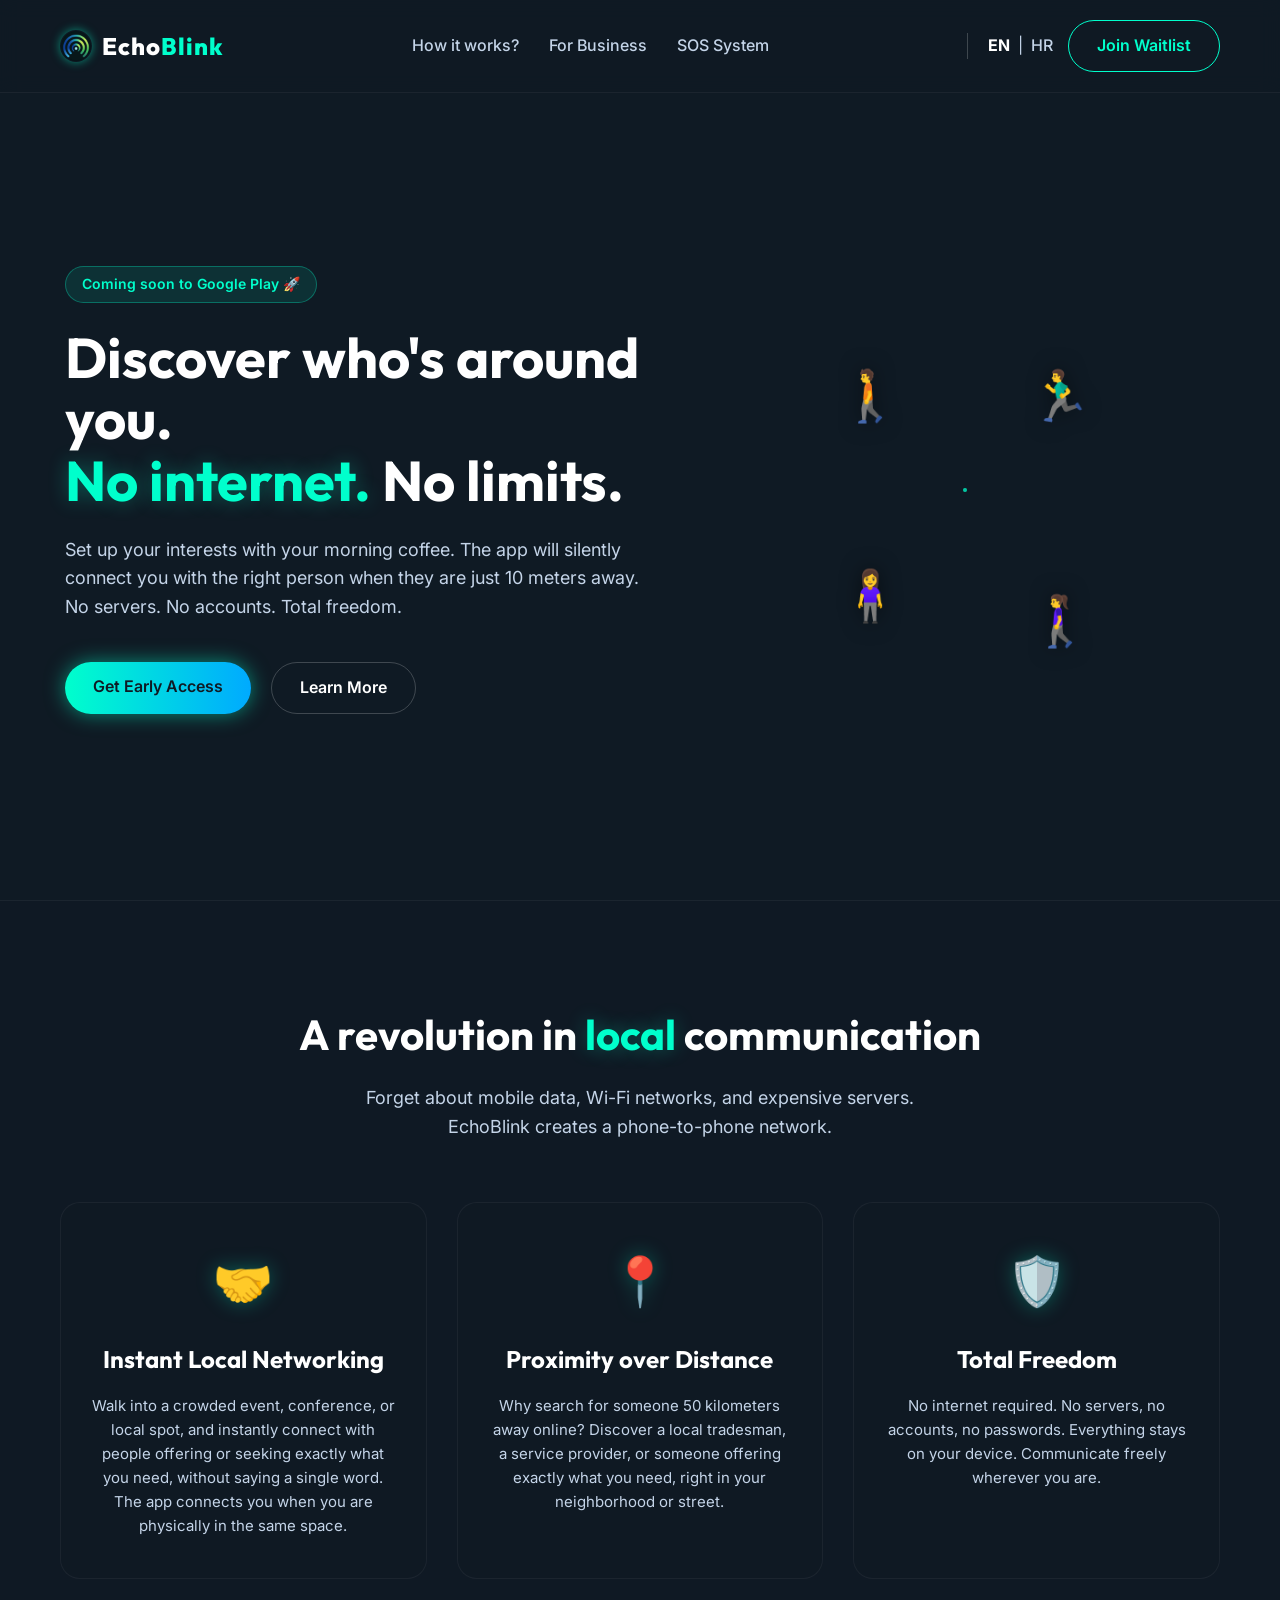
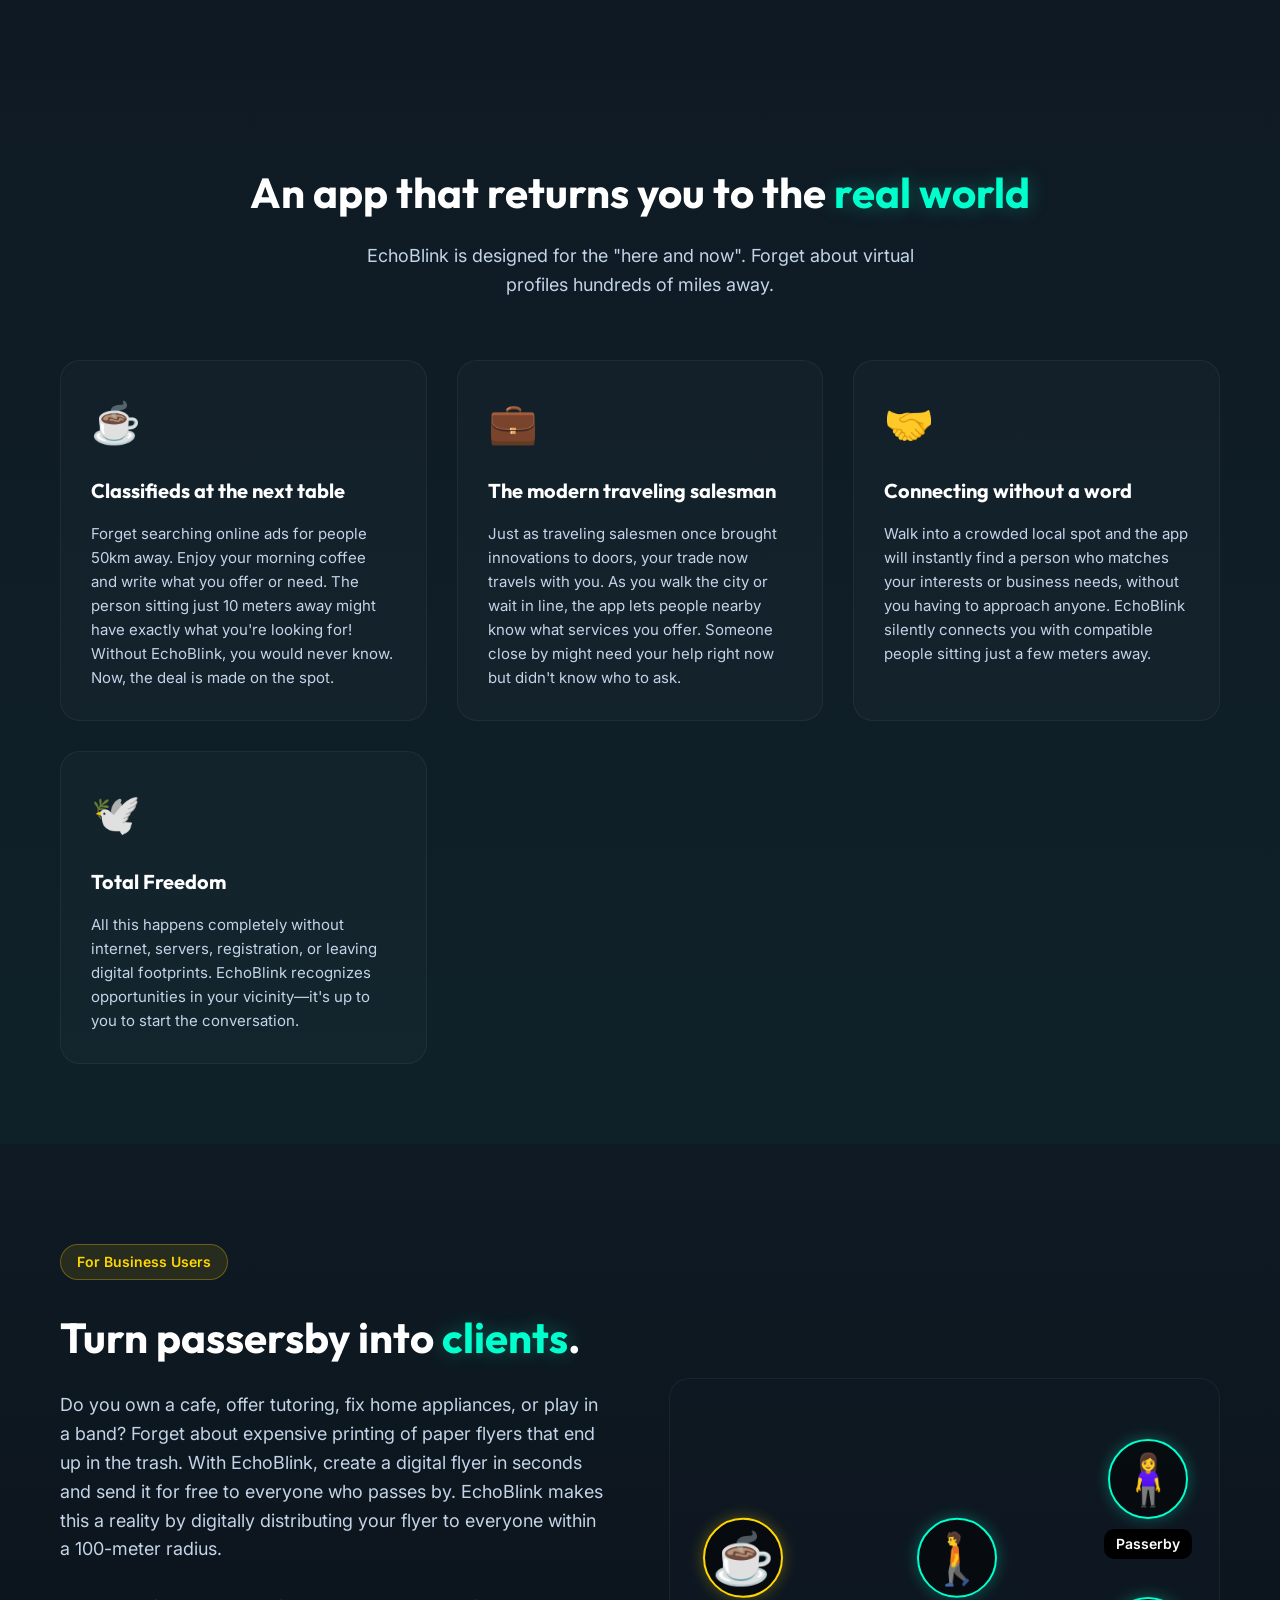
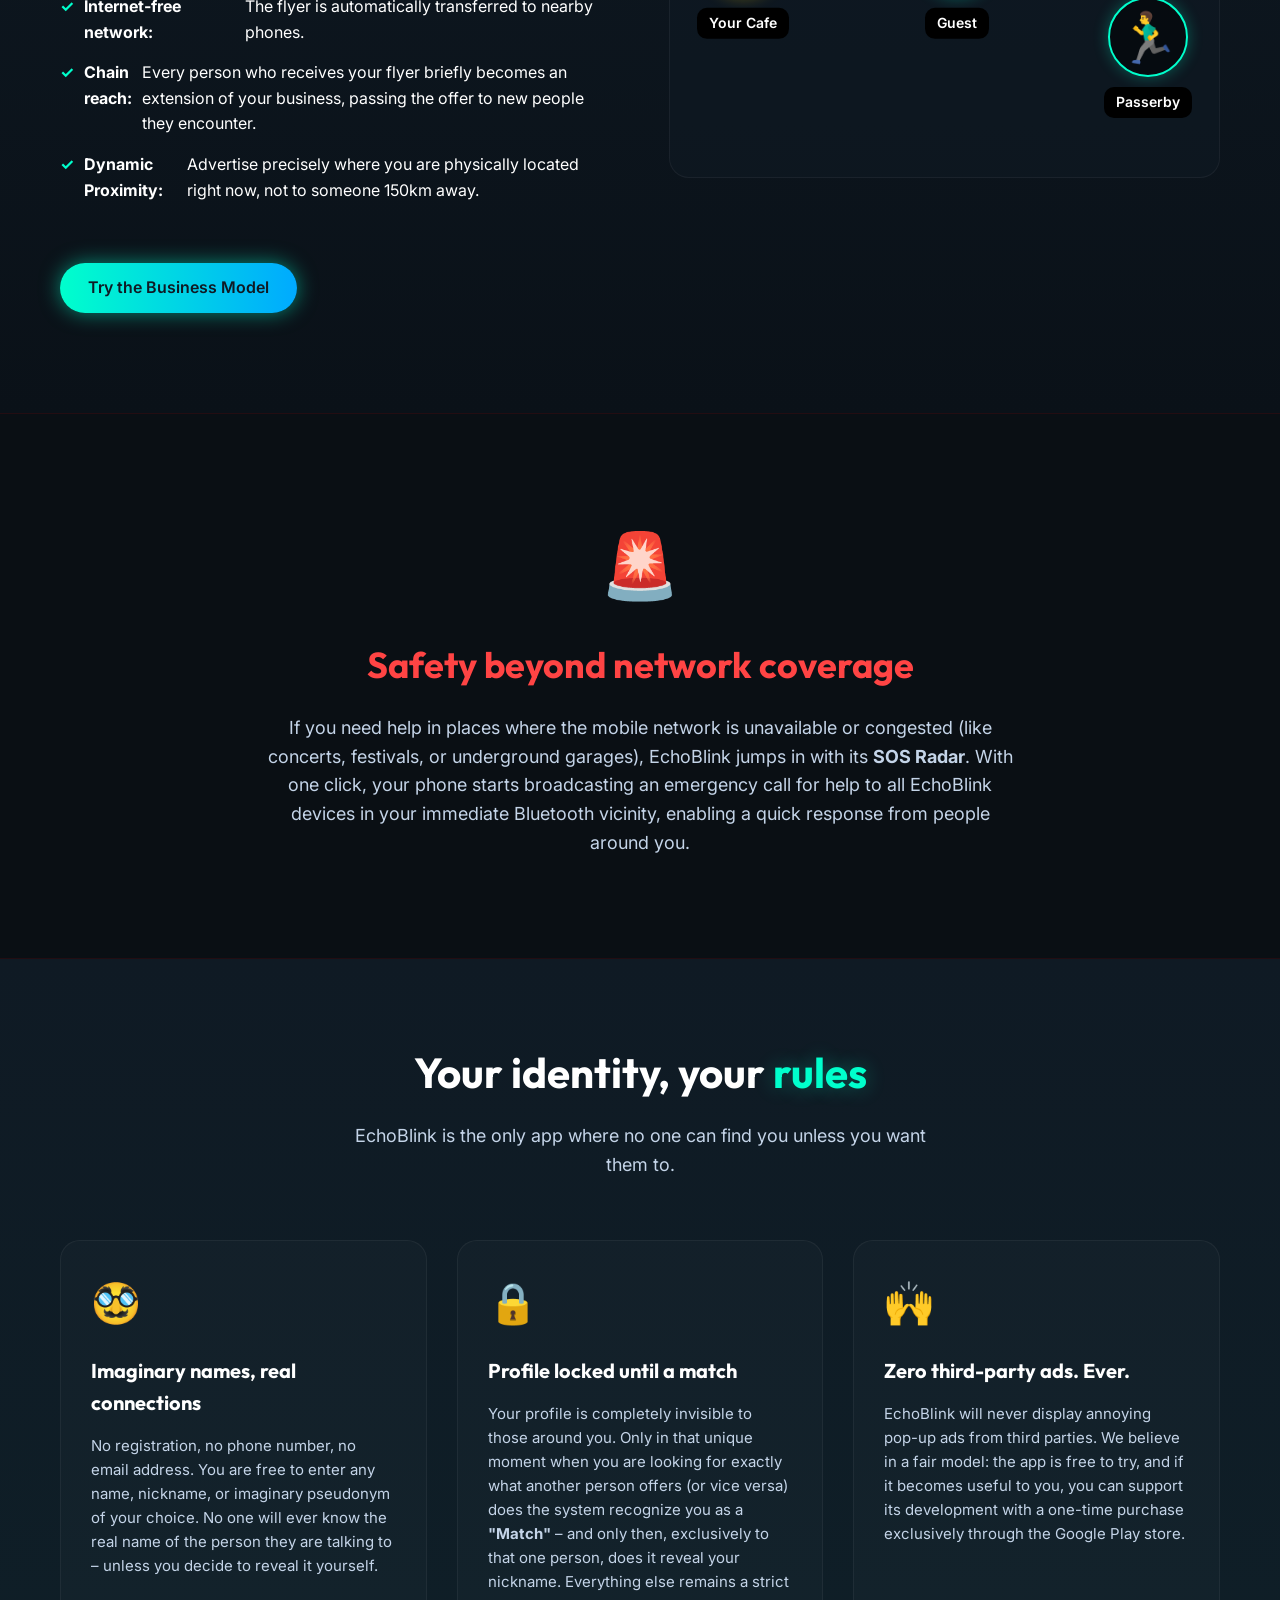
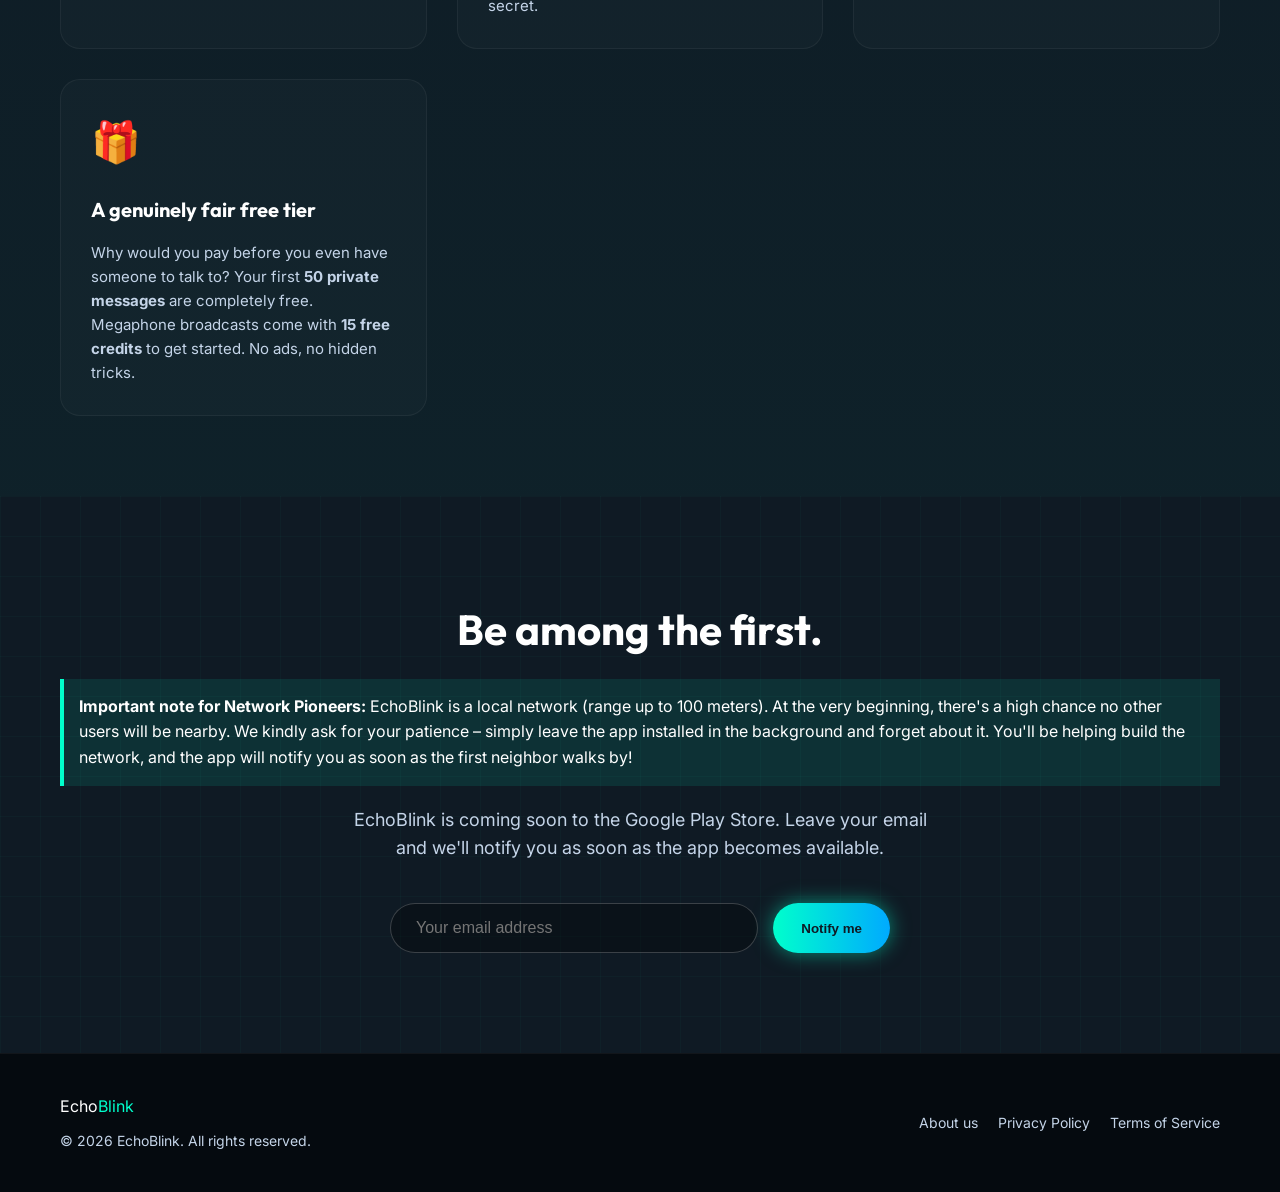
<file: index.html>
<!DOCTYPE html>
<html lang="en">
<head>
    <meta charset="UTF-8">
    <meta name="viewport" content="width=device-width, initial-scale=1.0">
    <title>EchoBlink | Discover Who's Around You</title>
    <meta name="description" content="Decentralized communication system. Connect with people of similar interests around you, completely without internet.">
    <meta name="keywords" content="EchoBlink, offline messaging, bluetooth app, peer to peer, decentralized communication, SOS app, local network, without internet, networking app, flyer distribution, digital flyers, share flyers offline, nearby marketing">
    <link rel="canonical" href="https://echoblink.app/">
    
    <!-- Open Graph / Facebook -->
    <meta property="og:type" content="website">
    <meta property="og:url" content="https://echoblink.app/">
    <meta property="og:title" content="EchoBlink | Discover Who's Around You">
    <meta property="og:description" content="Decentralized communication system. Connect with people of similar interests around you, completely without internet.">
    <meta property="og:image" content="https://echoblink.app/logo.webp">

    <!-- Twitter -->
    <meta property="twitter:card" content="summary_large_image">
    <meta property="twitter:url" content="https://echoblink.app/">
    <meta property="twitter:title" content="EchoBlink | Discover Who's Around You">
    <meta property="twitter:description" content="Decentralized communication system. Connect with people of similar interests around you, completely without internet.">
    <meta property="twitter:image" content="https://echoblink.app/logo.webp">
    
    <!-- Favicon -->
    <link rel="icon" type="image/webp" href="logo.webp">
    <link rel="stylesheet" href="style.css?v=8">
    <!-- Google Fonts -->
    <link rel="preconnect" href="https://fonts.googleapis.com">
    <link rel="preconnect" href="https://fonts.gstatic.com" crossorigin>
    <link href="https://fonts.googleapis.com/css2?family=Outfit:wght@300;400;600;800&family=Inter:wght@400;500;700&display=swap" rel="stylesheet">
    
    <!-- Auto-redirect logic -->
    <script>
        if (!localStorage.getItem('languageSelected') && navigator.language.startsWith('hr')) {
            window.location.href = 'hr.html';
        }
        function setLanguage() {
            localStorage.setItem('languageSelected', 'true');
        }
    </script>
</head>
<body>

    <!-- NAVIGACIJA -->
    <nav class="navbar">
        <div class="container nav-container">
            <a href="#home" class="logo">
                <img src="logo.webp" alt="EchoBlink Logo" class="logo-img">
                <span class="logo-echo">Echo</span><span class="logo-blink">Blink</span>
            </a>
            <ul class="nav-links">
                <li><a href="#kako-radi">How it works?</a></li>
                <li><a href="#poslovanje">For Business</a></li>
                <li><a href="#sos">SOS System</a></li>
            </ul>
            <div class="nav-right">
                <div class="lang-switcher">
                    <a href="index.html" class="active" onclick="setLanguage()">EN</a> | <a href="hr.html" onclick="setLanguage()">HR</a>
                </div>
                <a href="#waitlist" class="btn btn-primary">Join Waitlist</a>
            </div>
        </div>
    </nav>

    <!-- HERO SEKCIJA -->
    <header class="hero" id="home">
        <div class="container hero-content">
            <div class="hero-text">
                <div class="badge">Coming soon to Google Play 🚀</div>
                <h1>Discover who's around you.<br><span class="highlight">No internet.</span> No limits.</h1>
                <p>Set up your interests with your morning coffee. The app will silently connect you with the right person when they are just 10 meters away. No servers. No accounts. Total freedom.</p>
                <div class="hero-buttons">
                    <a href="#waitlist" class="btn btn-glow">Get Early Access</a>
                    <a href="#kako-radi" class="btn btn-outline">Learn More</a>
                </div>
            </div>

            <!-- Radar Background Animation -->
            <div class="radar-container">
                <div class="radar-wave wave-expand"></div>
                <div class="radar-wave wave-shrink"></div>
                
                <div class="radar-person rp-1">🚶</div>
                <div class="radar-person rp-2">🧍‍♀️</div>
                <div class="radar-person rp-3">🏃‍♂️</div>
                <div class="radar-person rp-4">🚶‍♀️</div>
            </div>
        </div>
    </header>

    <!-- ZNAČAJKE SEKCIJA -->
    <section id="kako-radi" class="features">
        <div class="container">
            <div class="section-header">
                <h2>A revolution in <span class="highlight">local</span> communication</h2>
                <p>Forget about mobile data, Wi-Fi networks, and expensive servers. EchoBlink creates a phone-to-phone network.</p>
            </div>

            <div class="features-grid">
                <!-- Kartica 1 -->
                <div class="feature-card">
                    <div class="feature-icon">🤝</div>
                    <h3>Instant Local Networking</h3>
                    <p>Walk into a crowded event, conference, or local spot, and instantly connect with people offering or seeking exactly what you need, without saying a single word. The app connects you when you are physically in the same space.</p>
                </div>

                <!-- Kartica 2 -->
                <div class="feature-card">
                    <div class="feature-icon">📍</div>
                    <h3>Proximity over Distance</h3>
                    <p>Why search for someone 50 kilometers away online? Discover a local tradesman, a service provider, or someone offering exactly what you need, right in your neighborhood or street.</p>
                </div>

                <!-- Kartica 3 -->
                <div class="feature-card">
                    <div class="feature-icon">🛡️</div>
                    <h3>Total Freedom</h3>
                    <p>No internet required. No servers, no accounts, no passwords. Everything stays on your device. Communicate freely wherever you are.</p>
                </div>
            </div>
        </div>
    </section>

    <!-- VIZIJA SEKCIJA -->
    <section id="vizija" class="vision-section">
        <div class="container">
            <div class="section-header">
                <h2>An app that returns you to the <span class="highlight">real world</span></h2>
                <p>EchoBlink is designed for the "here and now". Forget about virtual profiles hundreds of miles away.</p>
            </div>
            
            <div class="vision-grid">
                <div class="vision-card">
                    <div class="vision-icon">☕</div>
                    <h3>Classifieds at the next table</h3>
                    <p>Forget searching online ads for people 50km away. Enjoy your morning coffee and write what you offer or need. The person sitting just 10 meters away might have exactly what you're looking for! Without EchoBlink, you would never know. Now, the deal is made on the spot.</p>
                </div>
                
                <div class="vision-card">
                    <div class="vision-icon">💼</div>
                    <h3>The modern traveling salesman</h3>
                    <p>Just as traveling salesmen once brought innovations to doors, your trade now travels with you. As you walk the city or wait in line, the app lets people nearby know what services you offer. Someone close by might need your help right now but didn't know who to ask.</p>
                </div>
                
                <div class="vision-card">
                    <div class="vision-icon">🤝</div>
                    <h3>Connecting without a word</h3>
                    <p>Walk into a crowded local spot and the app will instantly find a person who matches your interests or business needs, without you having to approach anyone. EchoBlink silently connects you with compatible people sitting just a few meters away.</p>
                </div>
                
                <div class="vision-card">
                    <div class="vision-icon">🕊️</div>
                    <h3>Total Freedom</h3>
                    <p>All this happens completely without internet, servers, registration, or leaving digital footprints. EchoBlink recognizes opportunities in your vicinity—it's up to you to start the conversation.</p>
                </div>
            </div>
        </div>
    </section>

    <!-- POSLOVANJE / LETCI SEKCIJA -->
    <section id="poslovanje" class="business-section">
        <div class="container business-container">
            <div class="business-text">
                <div class="badge badge-gold">For Business Users</div>
                <h2>Turn passersby into <span class="highlight">clients</span>.</h2>
                <p>Do you own a cafe, offer tutoring, fix home appliances, or play in a band? Forget about expensive printing of paper flyers that end up in the trash. With EchoBlink, create a digital flyer in seconds and send it for free to everyone who passes by. EchoBlink makes this a reality by digitally distributing your flyer to everyone within a 100-meter radius.</p>
                
                <ul class="business-list">
                    <li><span class="icon-check">✓</span> <b>Internet-free network:</b> The flyer is automatically transferred to nearby phones.</li>
                    <li><span class="icon-check">✓</span> <b>Chain reach:</b> Every person who receives your flyer briefly becomes an extension of your business, passing the offer to new people they encounter.</li>
                    <li><span class="icon-check">✓</span> <b>Dynamic Proximity:</b> Advertise precisely where you are physically located right now, not to someone 150km away.</li>
                </ul>
                
                <a href="#waitlist" class="btn btn-glow" style="margin-top: 20px;">Try the Business Model</a>
            </div>
            
            <div class="business-animation">
                <div class="shop-node">
                    <div class="shop-icon">☕</div>
                    <div class="node-label">Your Cafe</div>
                    <!-- Kafić šalje prvom gostu -->
                    <div class="flying-flyer flyer-1">📄 20% Discount</div>
                </div>
                
                <div class="person-node person-1">
                    <div class="person-icon">🚶</div>
                    <div class="node-label">Guest</div>
                    <!-- Gost šalje dvojici novih -->
                    <div class="flying-flyer flyer-2">📄 20% Discount</div>
                    <div class="flying-flyer flyer-3">📄 20% Discount</div>
                </div>
                
                <div class="person-node person-2">
                    <div class="person-icon">🧍‍♀️</div>
                    <div class="node-label">Passerby</div>
                </div>

                <div class="person-node person-3">
                    <div class="person-icon">🏃‍♂️</div>
                    <div class="node-label">Passerby</div>
                </div>
            </div>
        </div>
    </section>

    <!-- SOS SEKCIJA -->
    <section id="sos" class="sos-section">
        <div class="container sos-container">
            <div class="sos-icon">🚨</div>
            <div class="sos-text">
                <h2>Safety beyond network coverage</h2>
                <p>If you need help in places where the mobile network is unavailable or congested (like concerts, festivals, or underground garages), EchoBlink jumps in with its <b>SOS Radar</b>. With one click, your phone starts broadcasting an emergency call for help to all EchoBlink devices in your immediate Bluetooth vicinity, enabling a quick response from people around you.</p>
            </div>
        </div>
    </section>

    <!-- PRIVACY & ANONYMITY SECTION -->
    <section id="privacy" class="vision-section">
        <div class="container">
            <div class="section-header">
                <h2>Your identity, your <span class="highlight">rules</span></h2>
                <p>EchoBlink is the only app where no one can find you unless you want them to.</p>
            </div>

            <div class="vision-grid">
                <div class="vision-card">
                    <div class="vision-icon">🥸</div>
                    <h3>Imaginary names, real connections</h3>
                    <p>No registration, no phone number, no email address. You are free to enter any name, nickname, or imaginary pseudonym of your choice. No one will ever know the real name of the person they are talking to &ndash; unless you decide to reveal it yourself.</p>
                </div>

                <div class="vision-card">
                    <div class="vision-icon">🔒</div>
                    <h3>Profile locked until a match</h3>
                    <p>Your profile is completely invisible to those around you. Only in that unique moment when you are looking for exactly what another person offers (or vice versa) does the system recognize you as a <strong>"Match"</strong> &ndash; and only then, exclusively to that one person, does it reveal your nickname. Everything else remains a strict secret.</p>
                </div>

                <div class="vision-card">
                    <div class="vision-icon">🙌</div>
                    <h3>Zero third-party ads. Ever.</h3>
                    <p>EchoBlink will never display annoying pop-up ads from third parties. We believe in a fair model: the app is free to try, and if it becomes useful to you, you can support its development with a one-time purchase exclusively through the Google Play store.</p>
                </div>

                <div class="vision-card">
                    <div class="vision-icon">🎁</div>
                    <h3>A genuinely fair free tier</h3>
                    <p>Why would you pay before you even have someone to talk to? Your first <strong>50 private messages</strong> are completely free. Megaphone broadcasts come with <strong>15 free credits</strong> to get started. No ads, no hidden tricks.</p>
                </div>
            </div>
        </div>
    </section>

    <!-- WAITLIST (Lista Čekanja) i FOOTER -->
    <section id="waitlist" class="waitlist-section">
        <div class="container">
            <h2>Be among the first.</h2>
            <div class="pioneer-note" style="background: rgba(0, 255, 204, 0.1); border-left: 4px solid #00FFCC; padding: 15px; margin-bottom: 20px; text-align: left;">
                <strong>Important note for Network Pioneers:</strong> EchoBlink is a local network (range up to 100 meters). At the very beginning, there's a high chance no other users will be nearby. We kindly ask for your patience – simply leave the app installed in the background and forget about it. You'll be helping build the network, and the app will notify you as soon as the first neighbor walks by!
            </div>
            <p>EchoBlink is coming soon to the Google Play Store. Leave your email and we'll notify you as soon as the app becomes available.</p>
            
            <form class="waitlist-form" action="https://formspree.io/f/xbdepzao" method="POST">
                <input type="email" name="email" placeholder="Your email address" required class="email-input">
                <button type="submit" class="btn btn-glow">Notify me</button>
            </form>
        </div>
    </section>

    <footer class="footer">
        <div class="container footer-content">
            <div class="footer-logo">
                <span class="logo-echo">Echo</span><span class="logo-blink">Blink</span>
                <p class="copyright">© 2026 EchoBlink. All rights reserved.</p>
            </div>
            <div class="footer-links">
                <a href="#kako-radi">About us</a>
                <a href="privacy.html">Privacy Policy</a>
                <a href="#">Terms of Service</a>
            </div>
        </div>
    </footer>

    <!-- Default Statcounter code for EchoBlink web
    https://soboslikar.github.io/EchoBlinkWeb/index.html -->
    <script type="text/javascript">
    var sc_project=13294993; 
    var sc_invisible=1; 
    var sc_security="50067caf"; 
    </script>
    <script type="text/javascript"
    src="https://www.statcounter.com/counter/counter.js"
    async></script>
    <noscript><div class="statcounter"><a title="Web Analytics
    Made Easy - Statcounter" href="https://statcounter.com/"
    target="_blank"><img class="statcounter"
    src="https://c.statcounter.com/13294993/0/50067caf/1/"
    alt="Web Analytics Made Easy - Statcounter"
    referrerPolicy="no-referrer-when-downgrade"></a></div></noscript>
    <!-- End of Statcounter Code -->

</body>
</html>
</file>
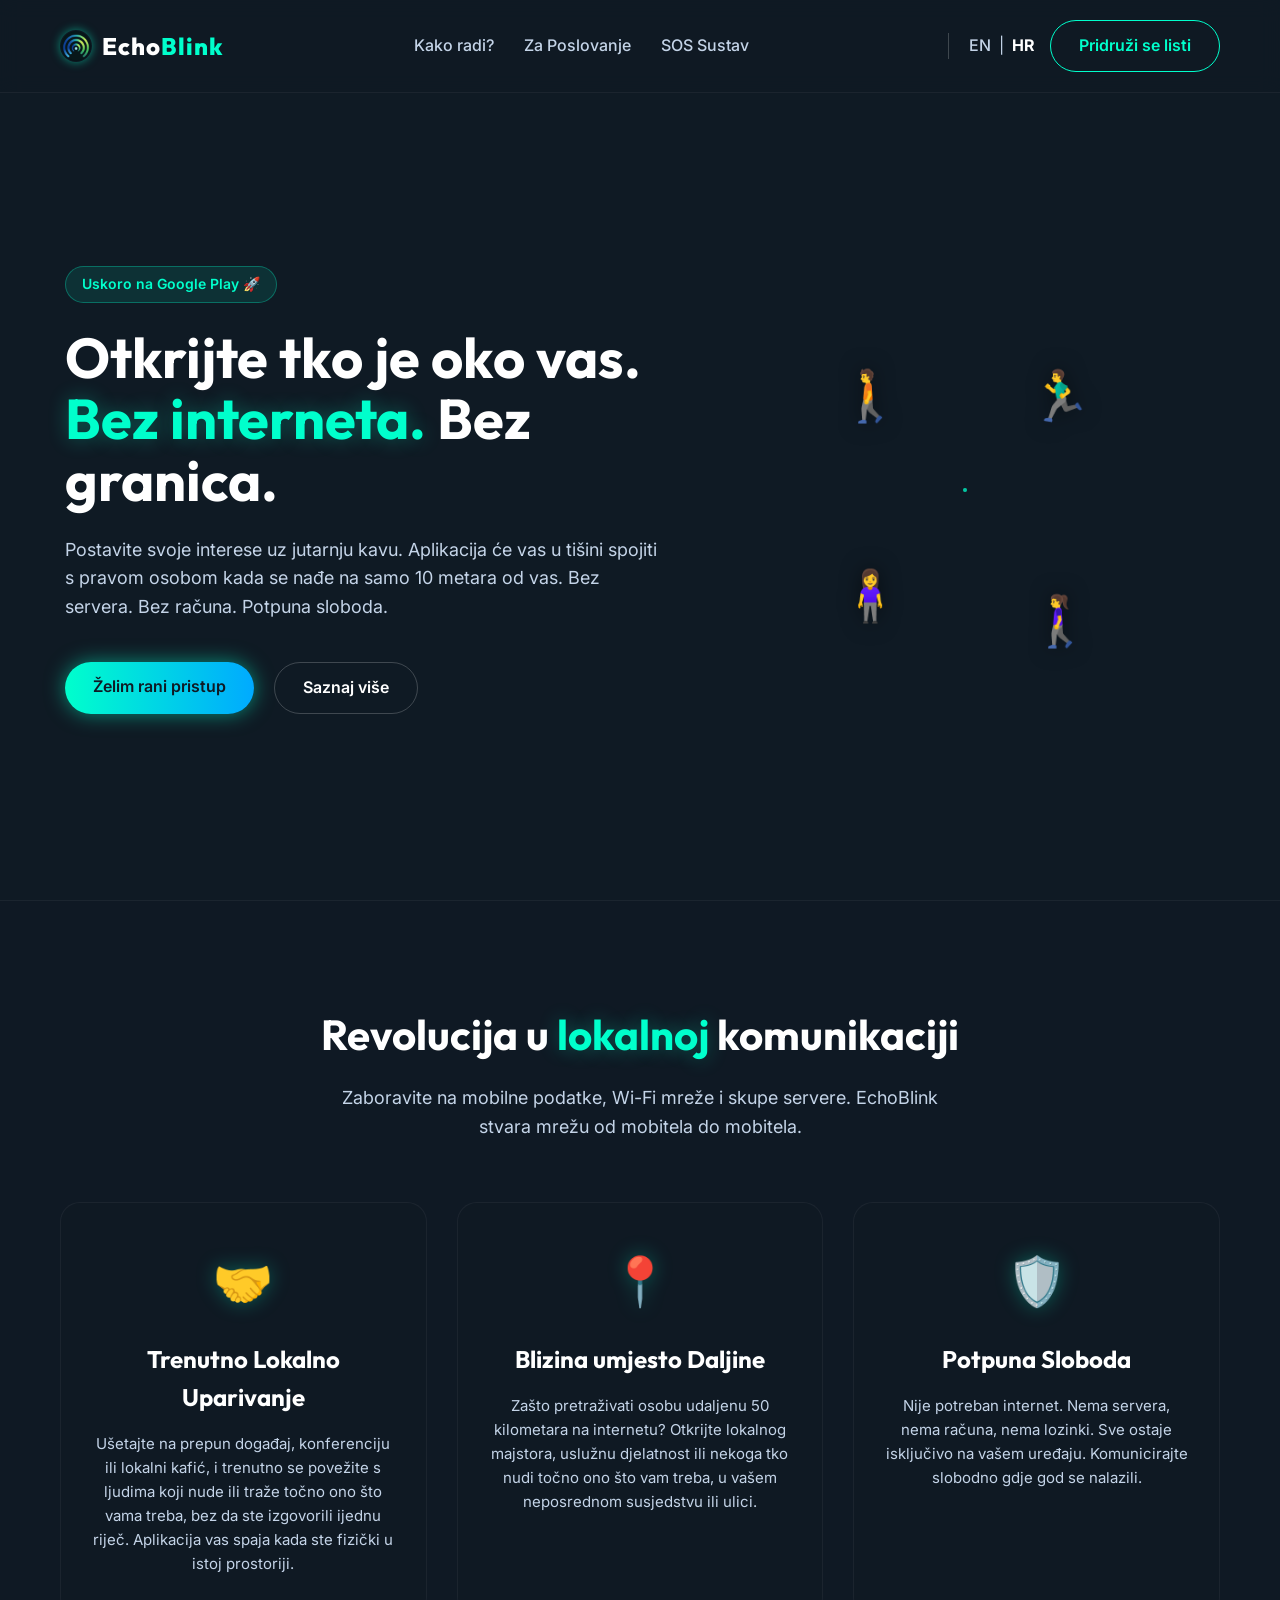
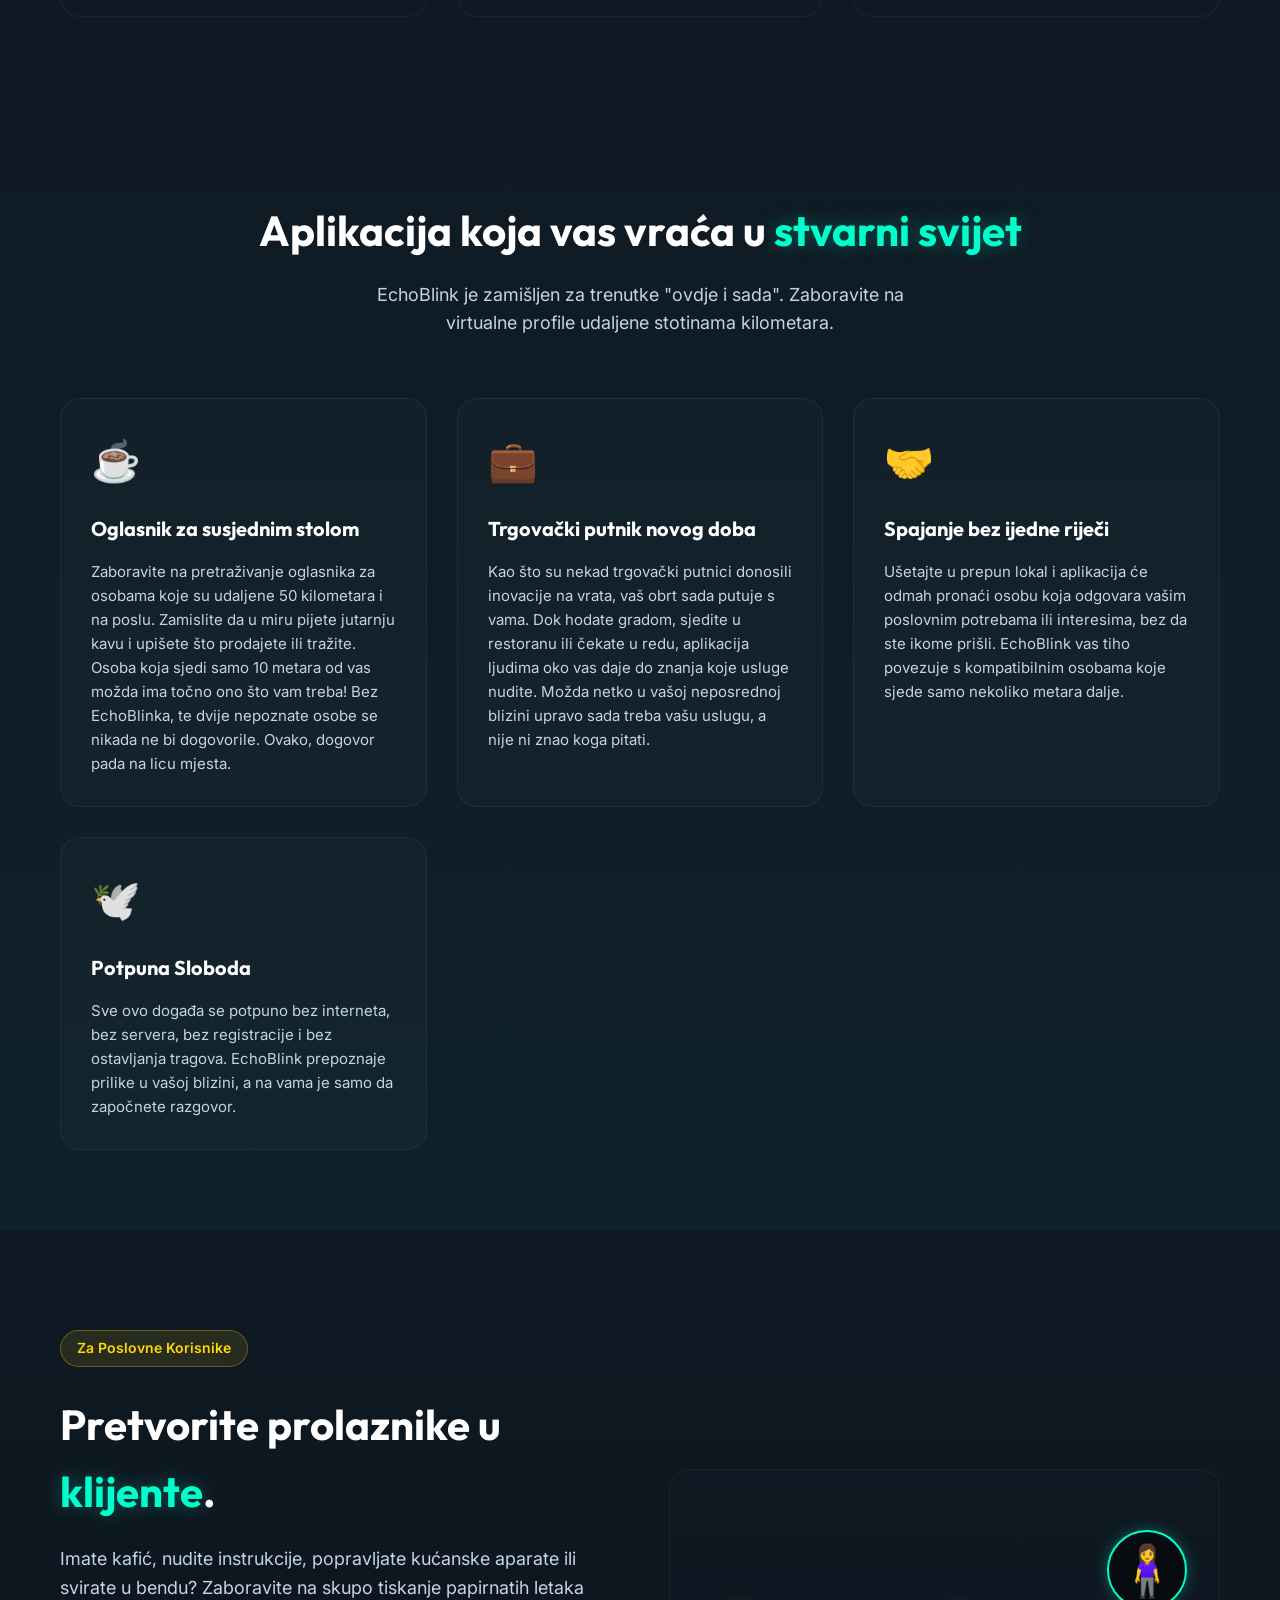
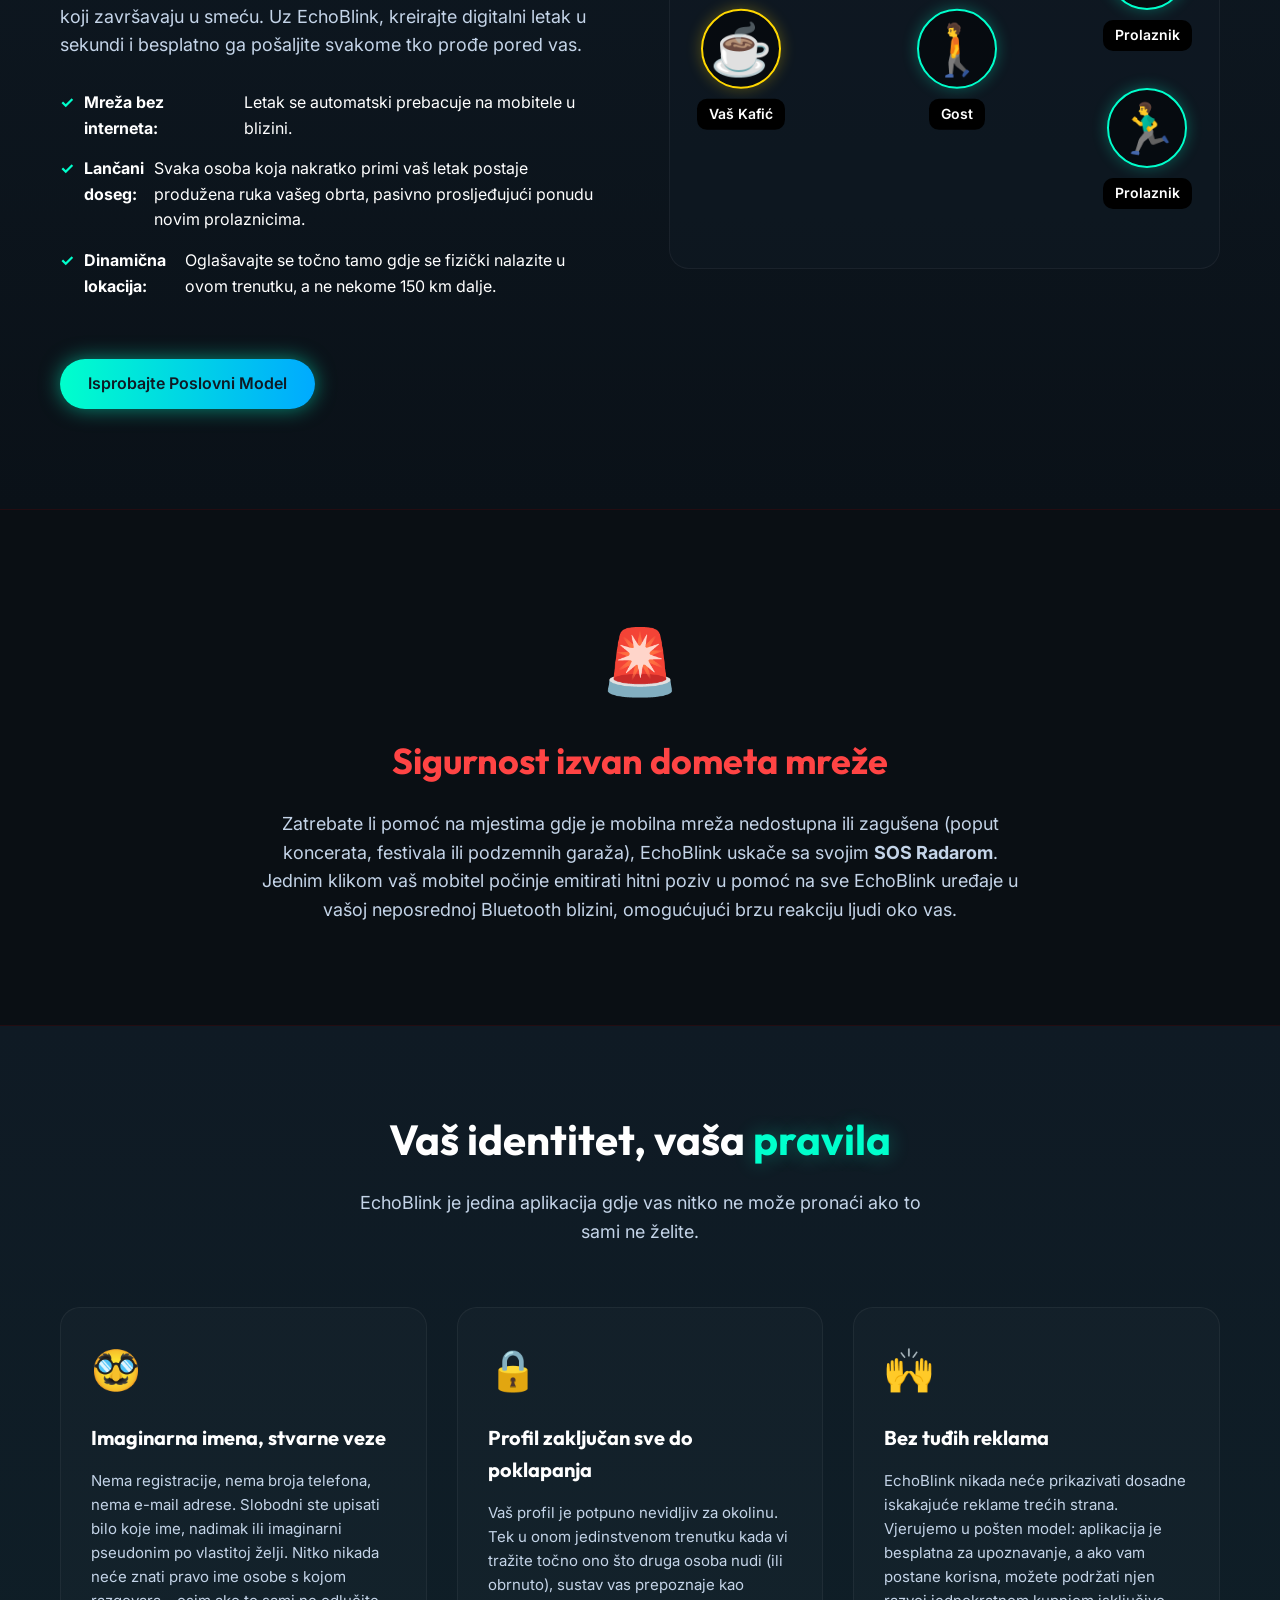
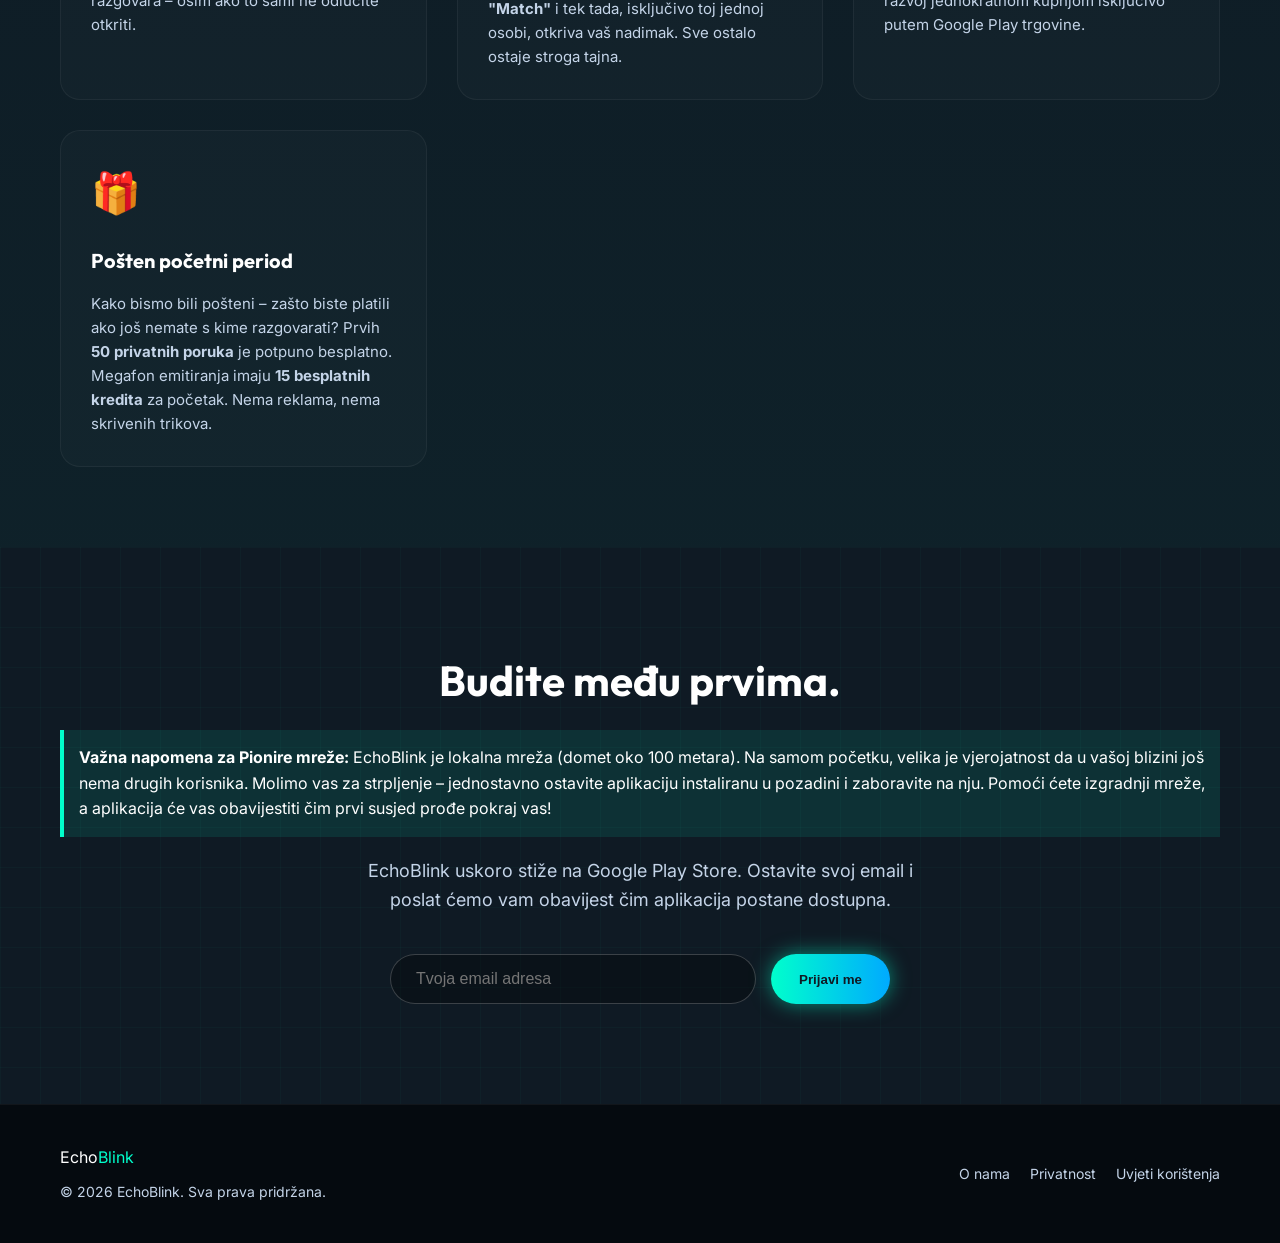
<file: hr.html>
<!DOCTYPE html>
<html lang="hr">
<head>
    <meta charset="UTF-8">
    <meta name="viewport" content="width=device-width, initial-scale=1.0">
    <title>EchoBlink | Otkrij Tko Je Oko Tebe</title>
    <meta name="description" content="Decentralizirani komunikacijski sustav. Povežite se s ljudima sličnih interesa oko sebe, potpuno bez interneta.">
    <meta name="keywords" content="EchoBlink, offline poruke, bluetooth aplikacija, peer to peer, decentralizirana komunikacija, SOS aplikacija, lokalna mreža, bez interneta, mreža, dijeljenje letaka, digitalni letci, offline marketing, lokalno oglašavanje, letci bez interneta">
    <link rel="canonical" href="https://echoblink.app/hr.html">
    
    <!-- Open Graph / Facebook -->
    <meta property="og:type" content="website">
    <meta property="og:url" content="https://echoblink.app/hr.html">
    <meta property="og:title" content="EchoBlink | Otkrij Tko Je Oko Tebe">
    <meta property="og:description" content="Decentralizirani komunikacijski sustav. Povežite se s ljudima sličnih interesa oko sebe, potpuno bez interneta.">
    <meta property="og:image" content="https://echoblink.app/logo.webp">

    <!-- Twitter -->
    <meta property="twitter:card" content="summary_large_image">
    <meta property="twitter:url" content="https://echoblink.app/hr.html">
    <meta property="twitter:title" content="EchoBlink | Otkrij Tko Je Oko Tebe">
    <meta property="twitter:description" content="Decentralizirani komunikacijski sustav. Povežite se s ljudima sličnih interesa oko sebe, potpuno bez interneta.">
    <meta property="twitter:image" content="https://echoblink.app/logo.webp">
    
    <!-- Favicon -->
    <link rel="icon" type="image/webp" href="logo.webp">
    <link rel="stylesheet" href="style.css?v=8">
    <!-- Google Fonts -->
    <link rel="preconnect" href="https://fonts.googleapis.com">
    <link rel="preconnect" href="https://fonts.gstatic.com" crossorigin>
    <link href="https://fonts.googleapis.com/css2?family=Outfit:wght@300;400;600;800&family=Inter:wght@400;500;700&display=swap" rel="stylesheet">
    
    <script>
        function setLanguage() {
            localStorage.setItem('languageSelected', 'true');
        }
    </script>
</head>
<body>

    <!-- NAVIGACIJA -->
    <nav class="navbar">
        <div class="container nav-container">
            <a href="#home" class="logo">
                <img src="logo.webp" alt="EchoBlink Logo" class="logo-img">
                <span class="logo-echo">Echo</span><span class="logo-blink">Blink</span>
            </a>
            <ul class="nav-links">
                <li><a href="#kako-radi">Kako radi?</a></li>
                <li><a href="#poslovanje">Za Poslovanje</a></li>
                <li><a href="#sos">SOS Sustav</a></li>
            </ul>
            <div class="nav-right">
                <div class="lang-switcher">
                    <a href="index.html" onclick="setLanguage()">EN</a> | <a href="hr.html" class="active" onclick="setLanguage()">HR</a>
                </div>
                <a href="#waitlist" class="btn btn-primary">Pridruži se listi</a>
            </div>
        </div>
    </nav>

    <!-- HERO SEKCIJA -->
    <header class="hero" id="home">
        <div class="container hero-content">
            <div class="hero-text">
                <div class="badge">Uskoro na Google Play 🚀</div>
                <h1>Otkrijte tko je oko vas.<br><span class="highlight">Bez interneta.</span> Bez granica.</h1>
                <p>Postavite svoje interese uz jutarnju kavu. Aplikacija će vas u tišini spojiti s pravom osobom kada se nađe na samo 10 metara od vas. Bez servera. Bez računa. Potpuna sloboda.</p>
                <div class="hero-buttons">
                    <a href="#waitlist" class="btn btn-glow">Želim rani pristup</a>
                    <a href="#kako-radi" class="btn btn-outline">Saznaj više</a>
                </div>
            </div>

            <!-- Radar Background Animation -->
            <div class="radar-container">
                <div class="radar-wave wave-expand"></div>
                <div class="radar-wave wave-shrink"></div>
                
                <div class="radar-person rp-1">🚶</div>
                <div class="radar-person rp-2">🧍‍♀️</div>
                <div class="radar-person rp-3">🏃‍♂️</div>
                <div class="radar-person rp-4">🚶‍♀️</div>
            </div>
        </div>
    </header>

    <!-- ZNAČAJKE SEKCIJA -->
    <section id="kako-radi" class="features">
        <div class="container">
            <div class="section-header">
                <h2>Revolucija u <span class="highlight">lokalnoj</span> komunikaciji</h2>
                <p>Zaboravite na mobilne podatke, Wi-Fi mreže i skupe servere. EchoBlink stvara mrežu od mobitela do mobitela.</p>
            </div>

            <div class="features-grid">
                <!-- Kartica 1 -->
                <div class="feature-card">
                    <div class="feature-icon">🤝</div>
                    <h3>Trenutno Lokalno Uparivanje</h3>
                    <p>Ušetajte na prepun događaj, konferenciju ili lokalni kafić, i trenutno se povežite s ljudima koji nude ili traže točno ono što vama treba, bez da ste izgovorili ijednu riječ. Aplikacija vas spaja kada ste fizički u istoj prostoriji.</p>
                </div>

                <!-- Kartica 2 -->
                <div class="feature-card">
                    <div class="feature-icon">📍</div>
                    <h3>Blizina umjesto Daljine</h3>
                    <p>Zašto pretraživati osobu udaljenu 50 kilometara na internetu? Otkrijte lokalnog majstora, uslužnu djelatnost ili nekoga tko nudi točno ono što vam treba, u vašem neposrednom susjedstvu ili ulici.</p>
                </div>

                <!-- Kartica 3 -->
                <div class="feature-card">
                    <div class="feature-icon">🛡️</div>
                    <h3>Potpuna Sloboda</h3>
                    <p>Nije potreban internet. Nema servera, nema računa, nema lozinki. Sve ostaje isključivo na vašem uređaju. Komunicirajte slobodno gdje god se nalazili.</p>
                </div>
            </div>
        </div>
    </section>

    <!-- VIZIJA SEKCIJA -->
    <section id="vizija" class="vision-section">
        <div class="container">
            <div class="section-header">
                <h2>Aplikacija koja vas vraća u <span class="highlight">stvarni svijet</span></h2>
                <p>EchoBlink je zamišljen za trenutke "ovdje i sada". Zaboravite na virtualne profile udaljene stotinama kilometara.</p>
            </div>
            
            <div class="vision-grid">
                <div class="vision-card">
                    <div class="vision-icon">☕</div>
                    <h3>Oglasnik za susjednim stolom</h3>
                    <p>Zaboravite na pretraživanje oglasnika za osobama koje su udaljene 50 kilometara i na poslu. Zamislite da u miru pijete jutarnju kavu i upišete što prodajete ili tražite. Osoba koja sjedi samo 10 metara od vas možda ima točno ono što vam treba! Bez EchoBlinka, te dvije nepoznate osobe se nikada ne bi dogovorile. Ovako, dogovor pada na licu mjesta.</p>
                </div>
                
                <div class="vision-card">
                    <div class="vision-icon">💼</div>
                    <h3>Trgovački putnik novog doba</h3>
                    <p>Kao što su nekad trgovački putnici donosili inovacije na vrata, vaš obrt sada putuje s vama. Dok hodate gradom, sjedite u restoranu ili čekate u redu, aplikacija ljudima oko vas daje do znanja koje usluge nudite. Možda netko u vašoj neposrednoj blizini upravo sada treba vašu uslugu, a nije ni znao koga pitati.</p>
                </div>
                
                <div class="vision-card">
                    <div class="vision-icon">🤝</div>
                    <h3>Spajanje bez ijedne riječi</h3>
                    <p>Ušetajte u prepun lokal i aplikacija će odmah pronaći osobu koja odgovara vašim poslovnim potrebama ili interesima, bez da ste ikome prišli. EchoBlink vas tiho povezuje s kompatibilnim osobama koje sjede samo nekoliko metara dalje.</p>
                </div>
                
                <div class="vision-card">
                    <div class="vision-icon">🕊️</div>
                    <h3>Potpuna Sloboda</h3>
                    <p>Sve ovo događa se potpuno bez interneta, bez servera, bez registracije i bez ostavljanja tragova. EchoBlink prepoznaje prilike u vašoj blizini, a na vama je samo da započnete razgovor.</p>
                </div>
            </div>
        </div>
    </section>

    <!-- POSLOVANJE / LETCI SEKCIJA -->
    <section id="poslovanje" class="business-section">
        <div class="container business-container">
            <div class="business-text">
                <div class="badge badge-gold">Za Poslovne Korisnike</div>
                <h2>Pretvorite prolaznike u <span class="highlight">klijente</span>.</h2>
                <p>Imate kafić, nudite instrukcije, popravljate kućanske aparate ili svirate u bendu? Zaboravite na skupo tiskanje papirnatih letaka koji završavaju u smeću. Uz EchoBlink, kreirajte digitalni letak u sekundi i besplatno ga pošaljite svakome tko prođe pored vas.</p>
                
                <ul class="business-list">
                    <li><span class="icon-check">✓</span> <b>Mreža bez interneta:</b> Letak se automatski prebacuje na mobitele u blizini.</li>
                    <li><span class="icon-check">✓</span> <b>Lančani doseg:</b> Svaka osoba koja nakratko primi vaš letak postaje produžena ruka vašeg obrta, pasivno prosljeđujući ponudu novim prolaznicima.</li>
                    <li><span class="icon-check">✓</span> <b>Dinamična lokacija:</b> Oglašavajte se točno tamo gdje se fizički nalazite u ovom trenutku, a ne nekome 150 km dalje.</li>
                </ul>
                
                <a href="#waitlist" class="btn btn-glow" style="margin-top: 20px;">Isprobajte Poslovni Model</a>
            </div>
            
            <div class="business-animation">
                <div class="shop-node">
                    <div class="shop-icon">☕</div>
                    <div class="node-label">Vaš Kafić</div>
                    <!-- Kafić šalje prvom gostu -->
                    <div class="flying-flyer flyer-1">📄 Popust 20%</div>
                </div>
                
                <div class="person-node person-1">
                    <div class="person-icon">🚶</div>
                    <div class="node-label">Gost</div>
                    <!-- Gost šalje dvojici novih -->
                    <div class="flying-flyer flyer-2">📄 Popust 20%</div>
                    <div class="flying-flyer flyer-3">📄 Popust 20%</div>
                </div>
                
                <div class="person-node person-2">
                    <div class="person-icon">🧍‍♀️</div>
                    <div class="node-label">Prolaznik</div>
                </div>

                <div class="person-node person-3">
                    <div class="person-icon">🏃‍♂️</div>
                    <div class="node-label">Prolaznik</div>
                </div>
            </div>
        </div>
    </section>

    <!-- SOS SEKCIJA -->
    <section id="sos" class="sos-section">
        <div class="container sos-container">
            <div class="sos-icon">🚨</div>
            <div class="sos-text">
                <h2>Sigurnost izvan dometa mreže</h2>
                <p>Zatrebate li pomoć na mjestima gdje je mobilna mreža nedostupna ili zagušena (poput koncerata, festivala ili podzemnih garaža), EchoBlink uskače sa svojim <b>SOS Radarom</b>. Jednim klikom vaš mobitel počinje emitirati hitni poziv u pomoć na sve EchoBlink uređaje u vašoj neposrednoj Bluetooth blizini, omogućujući brzu reakciju ljudi oko vas.</p>
            </div>
        </div>
    </section>

    <!-- PRIVATNOST I ANONIMNOST SEKCIJA -->
    <section id="privatnost" class="vision-section">
        <div class="container">
            <div class="section-header">
                <h2>Vaš identitet, vaša <span class="highlight">pravila</span></h2>
                <p>EchoBlink je jedina aplikacija gdje vas nitko ne može pronaći ako to sami ne želite.</p>
            </div>

            <div class="vision-grid">
                <div class="vision-card">
                    <div class="vision-icon">🥸</div>
                    <h3>Imaginarna imena, stvarne veze</h3>
                    <p>Nema registracije, nema broja telefona, nema e-mail adrese. Slobodni ste upisati bilo koje ime, nadimak ili imaginarni pseudonim po vlastitoj želji. Nitko nikada neće znati pravo ime osobe s kojom razgovara &ndash; osim ako to sami ne odlučite otkriti.</p>
                </div>

                <div class="vision-card">
                    <div class="vision-icon">🔒</div>
                    <h3>Profil zaključan sve do poklapanja</h3>
                    <p>Vaš profil je potpuno nevidljiv za okolinu. Tek u onom jedinstvenom trenutku kada vi tražite točno ono što druga osoba nudi (ili obrnuto), sustav vas prepoznaje kao <strong>"Match"</strong> i tek tada, isključivo toj jednoj osobi, otkriva vaš nadimak. Sve ostalo ostaje stroga tajna.</p>
                </div>

                <div class="vision-card">
                    <div class="vision-icon">🙌</div>
                    <h3>Bez tuđih reklama</h3>
                    <p>EchoBlink nikada neće prikazivati dosadne iskakajuće reklame trećih strana. Vjerujemo u pošten model: aplikacija je besplatna za upoznavanje, a ako vam postane korisna, možete podržati njen razvoj jednokratnom kupnjom isključivo putem Google Play trgovine.</p>
                </div>

                <div class="vision-card">
                    <div class="vision-icon">🎁</div>
                    <h3>Pošten početni period</h3>
                    <p>Kako bismo bili pošteni &ndash; zašto biste platili ako još nemate s kime razgovarati? Prvih <strong>50 privatnih poruka</strong> je potpuno besplatno. Megafon emitiranja imaju <strong>15 besplatnih kredita</strong> za početak. Nema reklama, nema skrivenih trikova.</p>
                </div>
            </div>
        </div>
    </section>

    <!-- WAITLIST (Lista Čekanja) i FOOTER -->
    <section id="waitlist" class="waitlist-section">
        <div class="container">
            <h2>Budite među prvima.</h2>
            <div class="pioneer-note" style="background: rgba(0, 255, 204, 0.1); border-left: 4px solid #00FFCC; padding: 15px; margin-bottom: 20px; text-align: left;">
                <strong>Važna napomena za Pionire mreže:</strong> EchoBlink je lokalna mreža (domet oko 100 metara). Na samom početku, velika je vjerojatnost da u vašoj blizini još nema drugih korisnika. Molimo vas za strpljenje – jednostavno ostavite aplikaciju instaliranu u pozadini i zaboravite na nju. Pomoći ćete izgradnji mreže, a aplikacija će vas obavijestiti čim prvi susjed prođe pokraj vas!
            </div>
            <p>EchoBlink uskoro stiže na Google Play Store. Ostavite svoj email i poslat ćemo vam obavijest čim aplikacija postane dostupna.</p>
            
            <form class="waitlist-form" action="https://formspree.io/f/xbdepzao" method="POST">
                <input type="email" name="email" placeholder="Tvoja email adresa" required class="email-input">
                <button type="submit" class="btn btn-glow">Prijavi me</button>
            </form>
        </div>
    </section>

    <footer class="footer">
        <div class="container footer-content">
            <div class="footer-logo">
                <span class="logo-echo">Echo</span><span class="logo-blink">Blink</span>
                <p class="copyright">© 2026 EchoBlink. Sva prava pridržana.</p>
            </div>
            <div class="footer-links">
                <a href="#kako-radi">O nama</a>
                <a href="privacy_hr.html">Privatnost</a>
                <a href="#">Uvjeti korištenja</a>
            </div>
        </div>
    </footer>

    <!-- Default Statcounter code for EchoBlink web
    https://soboslikar.github.io/EchoBlinkWeb/index.html -->
    <script type="text/javascript">
    var sc_project=13294993; 
    var sc_invisible=1; 
    var sc_security="50067caf"; 
    </script>
    <script type="text/javascript"
    src="https://www.statcounter.com/counter/counter.js"
    async></script>
    <noscript><div class="statcounter"><a title="Web Analytics
    Made Easy - Statcounter" href="https://statcounter.com/"
    target="_blank"><img class="statcounter"
    src="https://c.statcounter.com/13294993/0/50067caf/1/"
    alt="Web Analytics Made Easy - Statcounter"
    referrerPolicy="no-referrer-when-downgrade"></a></div></noscript>
    <!-- End of Statcounter Code -->

</body>
</html>
</file>
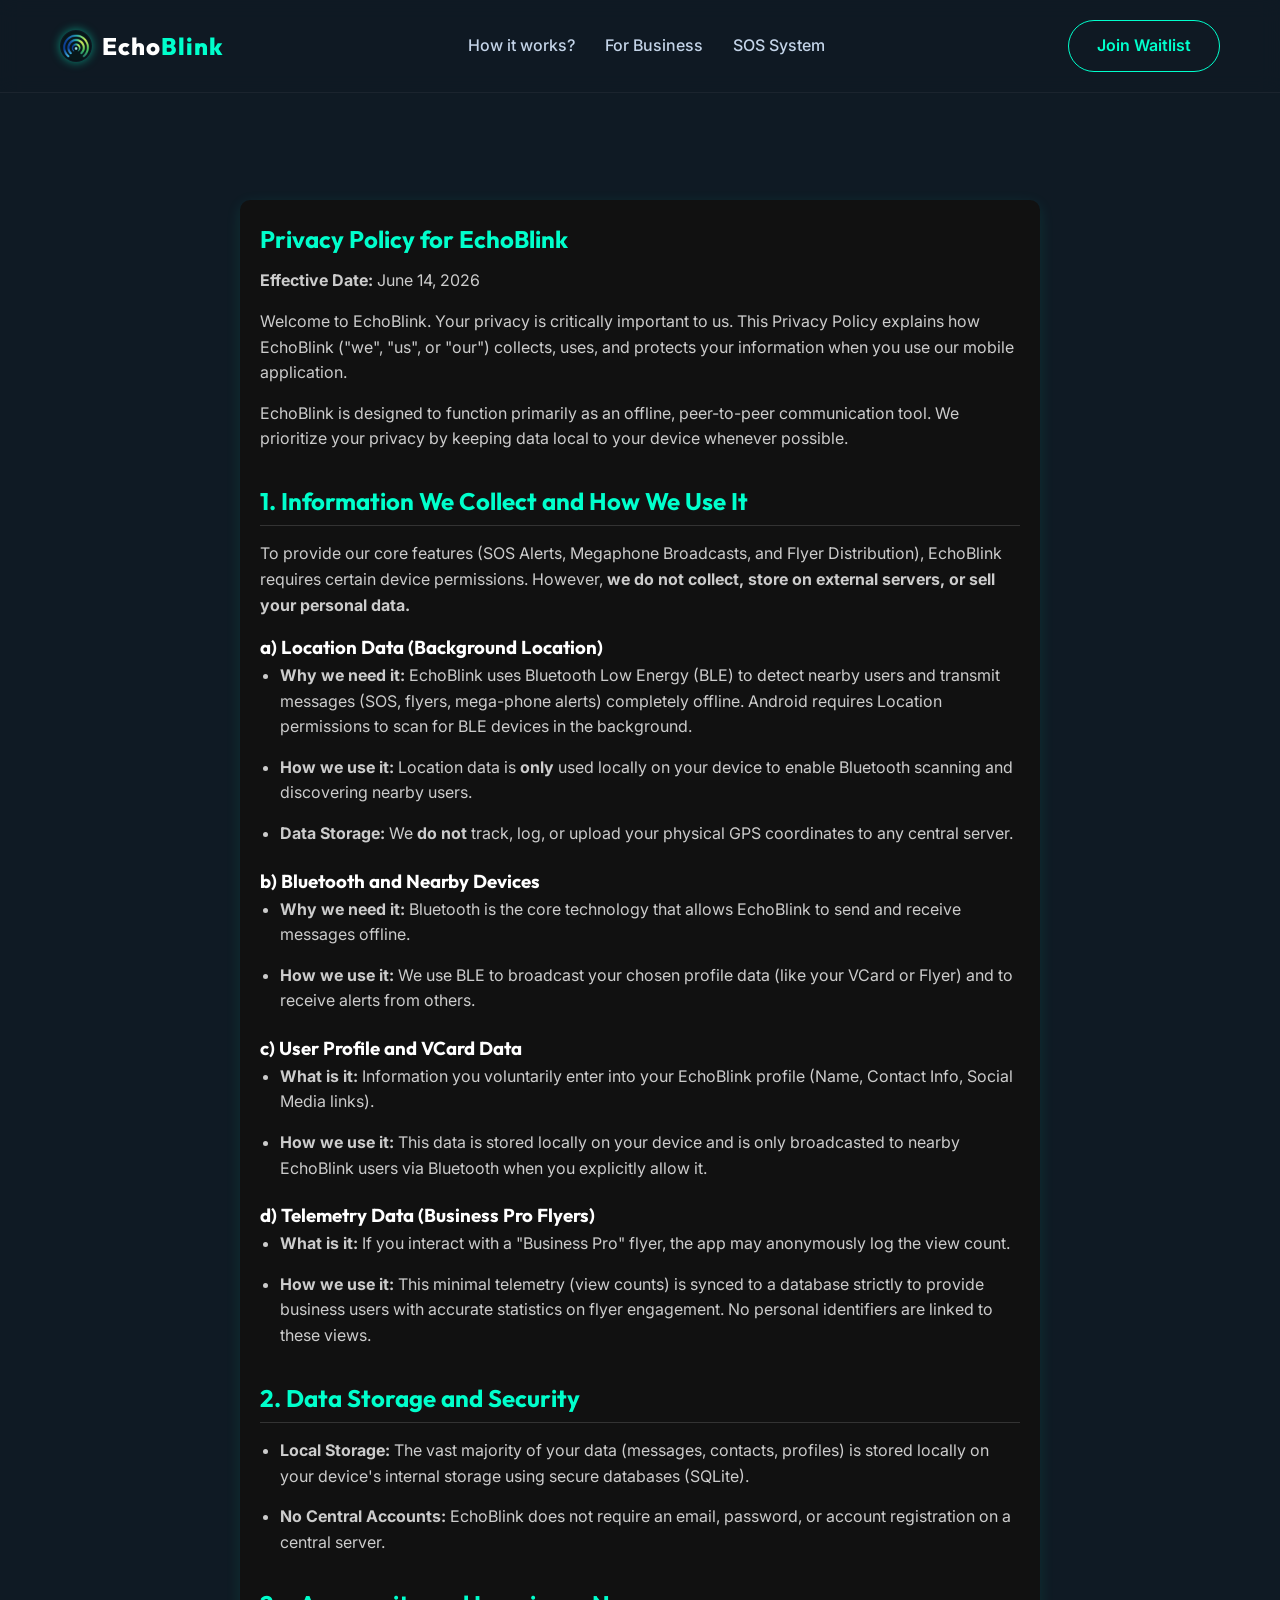
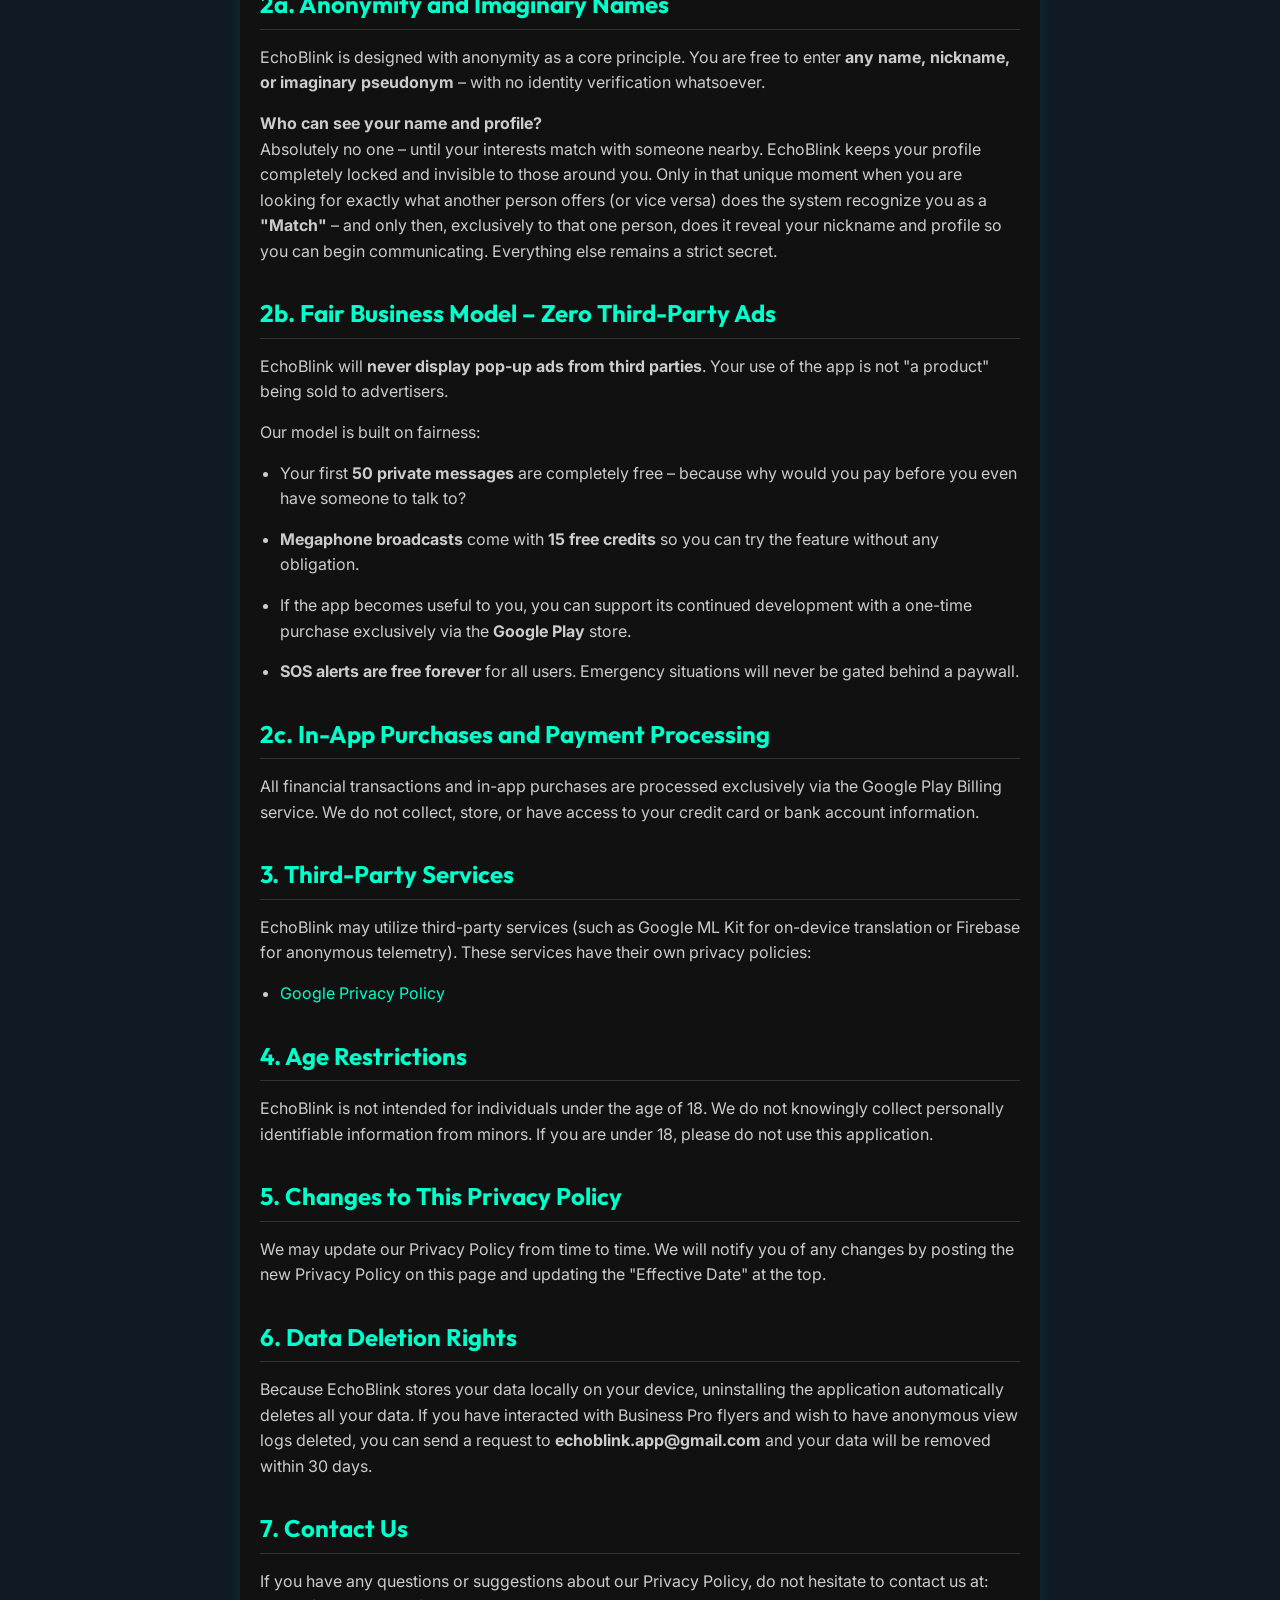
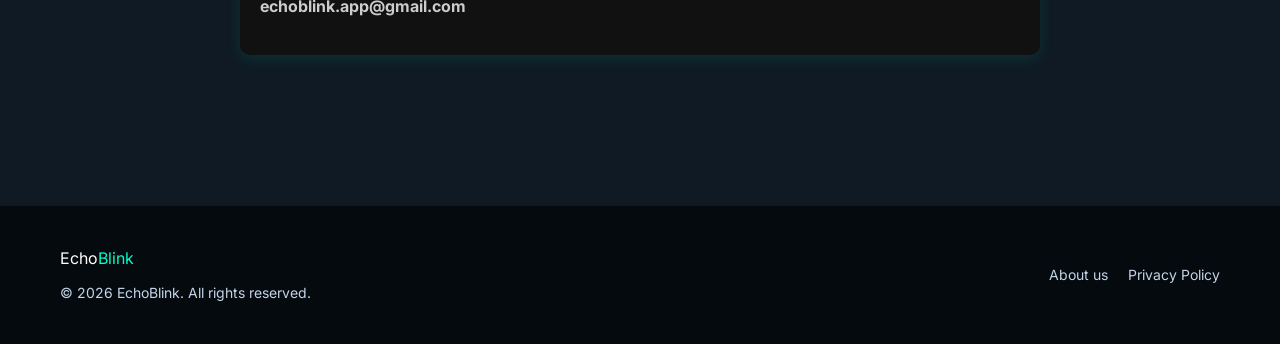
<file: privacy.html>
<!DOCTYPE html>
<html lang="en">
<head>
    <meta charset="UTF-8">
    <meta name="viewport" content="width=device-width, initial-scale=1.0">
    <title>EchoBlink | Privacy Policy</title>
    <meta name="description" content="EchoBlink Privacy Policy">
    <link rel="stylesheet" href="style.css?v=8">
    <!-- Google Fonts -->
    <link rel="preconnect" href="https://fonts.googleapis.com">
    <link rel="preconnect" href="https://fonts.gstatic.com" crossorigin>
    <link href="https://fonts.googleapis.com/css2?family=Outfit:wght@300;400;600;800&family=Inter:wght@400;500;700&display=swap" rel="stylesheet">
    <style>
        .privacy-container {
            max-width: 800px;
            margin: 100px auto 50px auto;
            padding: 20px;
            background: #111;
            border-radius: 10px;
            box-shadow: 0 4px 15px rgba(0,255,204,0.1);
        }
        .privacy-container h1, .privacy-container h2 {
            color: #00FFCC;
        }
        .privacy-container h1 { margin-bottom: 10px; }
        .privacy-container h2 { margin-top: 30px; margin-bottom: 15px; border-bottom: 1px solid #333; padding-bottom: 5px; }
        .privacy-container p, .privacy-container li {
            color: #ccc;
            line-height: 1.6;
            margin-bottom: 15px;
        }
        .privacy-container ul { margin-left: 20px; margin-bottom: 20px; }
    </style>
</head>
<body>

    <!-- NAVIGACIJA -->
    <nav class="navbar">
        <div class="container nav-container">
            <a href="index.html" class="logo">
                <img src="logo.webp" alt="EchoBlink Logo" class="logo-img">
                <span class="logo-echo">Echo</span><span class="logo-blink">Blink</span>
            </a>
            <ul class="nav-links">
                <li><a href="index.html#kako-radi">How it works?</a></li>
                <li><a href="index.html#poslovanje">For Business</a></li>
                <li><a href="index.html#sos">SOS System</a></li>
            </ul>
            <div class="nav-right">
                <a href="index.html#waitlist" class="btn btn-primary">Join Waitlist</a>
            </div>
        </div>
    </nav>

    <!-- PRIVACY CONTENT -->
    <section class="privacy-section">
        <div class="container privacy-container">
            <h1>Privacy Policy for EchoBlink</h1>
            <p><strong>Effective Date:</strong> June 14, 2026</p>
            <p>Welcome to EchoBlink. Your privacy is critically important to us. This Privacy Policy explains how EchoBlink ("we", "us", or "our") collects, uses, and protects your information when you use our mobile application.</p>
            <p>EchoBlink is designed to function primarily as an offline, peer-to-peer communication tool. We prioritize your privacy by keeping data local to your device whenever possible.</p>

            <h2>1. Information We Collect and How We Use It</h2>
            <p>To provide our core features (SOS Alerts, Megaphone Broadcasts, and Flyer Distribution), EchoBlink requires certain device permissions. However, <strong>we do not collect, store on external servers, or sell your personal data.</strong></p>

            <h3>a) Location Data (Background Location)</h3>
            <ul>
                <li><strong>Why we need it:</strong> EchoBlink uses Bluetooth Low Energy (BLE) to detect nearby users and transmit messages (SOS, flyers, mega-phone alerts) completely offline. Android requires Location permissions to scan for BLE devices in the background.</li>
                <li><strong>How we use it:</strong> Location data is <strong>only</strong> used locally on your device to enable Bluetooth scanning and discovering nearby users.</li>
                <li><strong>Data Storage:</strong> We <strong>do not</strong> track, log, or upload your physical GPS coordinates to any central server.</li>
            </ul>

            <h3>b) Bluetooth and Nearby Devices</h3>
            <ul>
                <li><strong>Why we need it:</strong> Bluetooth is the core technology that allows EchoBlink to send and receive messages offline.</li>
                <li><strong>How we use it:</strong> We use BLE to broadcast your chosen profile data (like your VCard or Flyer) and to receive alerts from others.</li>
            </ul>

            <h3>c) User Profile and VCard Data</h3>
            <ul>
                <li><strong>What is it:</strong> Information you voluntarily enter into your EchoBlink profile (Name, Contact Info, Social Media links).</li>
                <li><strong>How we use it:</strong> This data is stored locally on your device and is only broadcasted to nearby EchoBlink users via Bluetooth when you explicitly allow it.</li>
            </ul>

            <h3>d) Telemetry Data (Business Pro Flyers)</h3>
            <ul>
                <li><strong>What is it:</strong> If you interact with a "Business Pro" flyer, the app may anonymously log the view count.</li>
                <li><strong>How we use it:</strong> This minimal telemetry (view counts) is synced to a database strictly to provide business users with accurate statistics on flyer engagement. No personal identifiers are linked to these views.</li>
            </ul>

            <h2>2. Data Storage and Security</h2>
            <ul>
                <li><strong>Local Storage:</strong> The vast majority of your data (messages, contacts, profiles) is stored locally on your device's internal storage using secure databases (SQLite).</li>
                <li><strong>No Central Accounts:</strong> EchoBlink does not require an email, password, or account registration on a central server.</li>
            </ul>

            <h2>2a. Anonymity and Imaginary Names</h2>
            <p>EchoBlink is designed with anonymity as a core principle. You are free to enter <strong>any name, nickname, or imaginary pseudonym</strong> &ndash; with no identity verification whatsoever.</p>
            <p><strong>Who can see your name and profile?</strong><br>
            Absolutely no one &ndash; until your interests match with someone nearby. EchoBlink keeps your profile completely locked and invisible to those around you. Only in that unique moment when you are looking for exactly what another person offers (or vice versa) does the system recognize you as a <strong>"Match"</strong> &ndash; and only then, exclusively to that one person, does it reveal your nickname and profile so you can begin communicating. Everything else remains a strict secret.</p>

            <h2>2b. Fair Business Model &ndash; Zero Third-Party Ads</h2>
            <p>EchoBlink will <strong>never display pop-up ads from third parties</strong>. Your use of the app is not "a product" being sold to advertisers.</p>
            <p>Our model is built on fairness:</p>
            <ul>
                <li>Your first <strong>50 private messages</strong> are completely free &ndash; because why would you pay before you even have someone to talk to?</li>
                <li><strong>Megaphone broadcasts</strong> come with <strong>15 free credits</strong> so you can try the feature without any obligation.</li>
                <li>If the app becomes useful to you, you can support its continued development with a one-time purchase exclusively via the <strong>Google Play</strong> store.</li>
                <li><strong>SOS alerts are free forever</strong> for all users. Emergency situations will never be gated behind a paywall.</li>
            </ul>

            <h2>2c. In-App Purchases and Payment Processing</h2>
            <p>All financial transactions and in-app purchases are processed exclusively via the Google Play Billing service. We do not collect, store, or have access to your credit card or bank account information.</p>

            <h2>3. Third-Party Services</h2>
            <p>EchoBlink may utilize third-party services (such as Google ML Kit for on-device translation or Firebase for anonymous telemetry). These services have their own privacy policies:</p>
            <ul>
                <li><a href="https://policies.google.com/privacy" target="_blank" style="color: #00FFCC;">Google Privacy Policy</a></li>
            </ul>

            <h2>4. Age Restrictions</h2>
            <p>EchoBlink is not intended for individuals under the age of 18. We do not knowingly collect personally identifiable information from minors. If you are under 18, please do not use this application.</p>

            <h2>5. Changes to This Privacy Policy</h2>
            <p>We may update our Privacy Policy from time to time. We will notify you of any changes by posting the new Privacy Policy on this page and updating the "Effective Date" at the top.</p>

            <h2>6. Data Deletion Rights</h2>
            <p>Because EchoBlink stores your data locally on your device, uninstalling the application automatically deletes all your data. If you have interacted with Business Pro flyers and wish to have anonymous view logs deleted, you can send a request to <strong>echoblink.app@gmail.com</strong> and your data will be removed within 30 days.</p>

            <h2>7. Contact Us</h2>
            <p>If you have any questions or suggestions about our Privacy Policy, do not hesitate to contact us at: <strong>echoblink.app@gmail.com</strong></p>
        </div>
    </section>

    <footer class="footer">
        <div class="container footer-content">
            <div class="footer-logo">
                <span class="logo-echo">Echo</span><span class="logo-blink">Blink</span>
                <p class="copyright">© 2026 EchoBlink. All rights reserved.</p>
            </div>
            <div class="footer-links">
                <a href="index.html#kako-radi">About us</a>
                <a href="privacy.html">Privacy Policy</a>
            </div>
        </div>
    </footer>
</body>
</html>
</file>
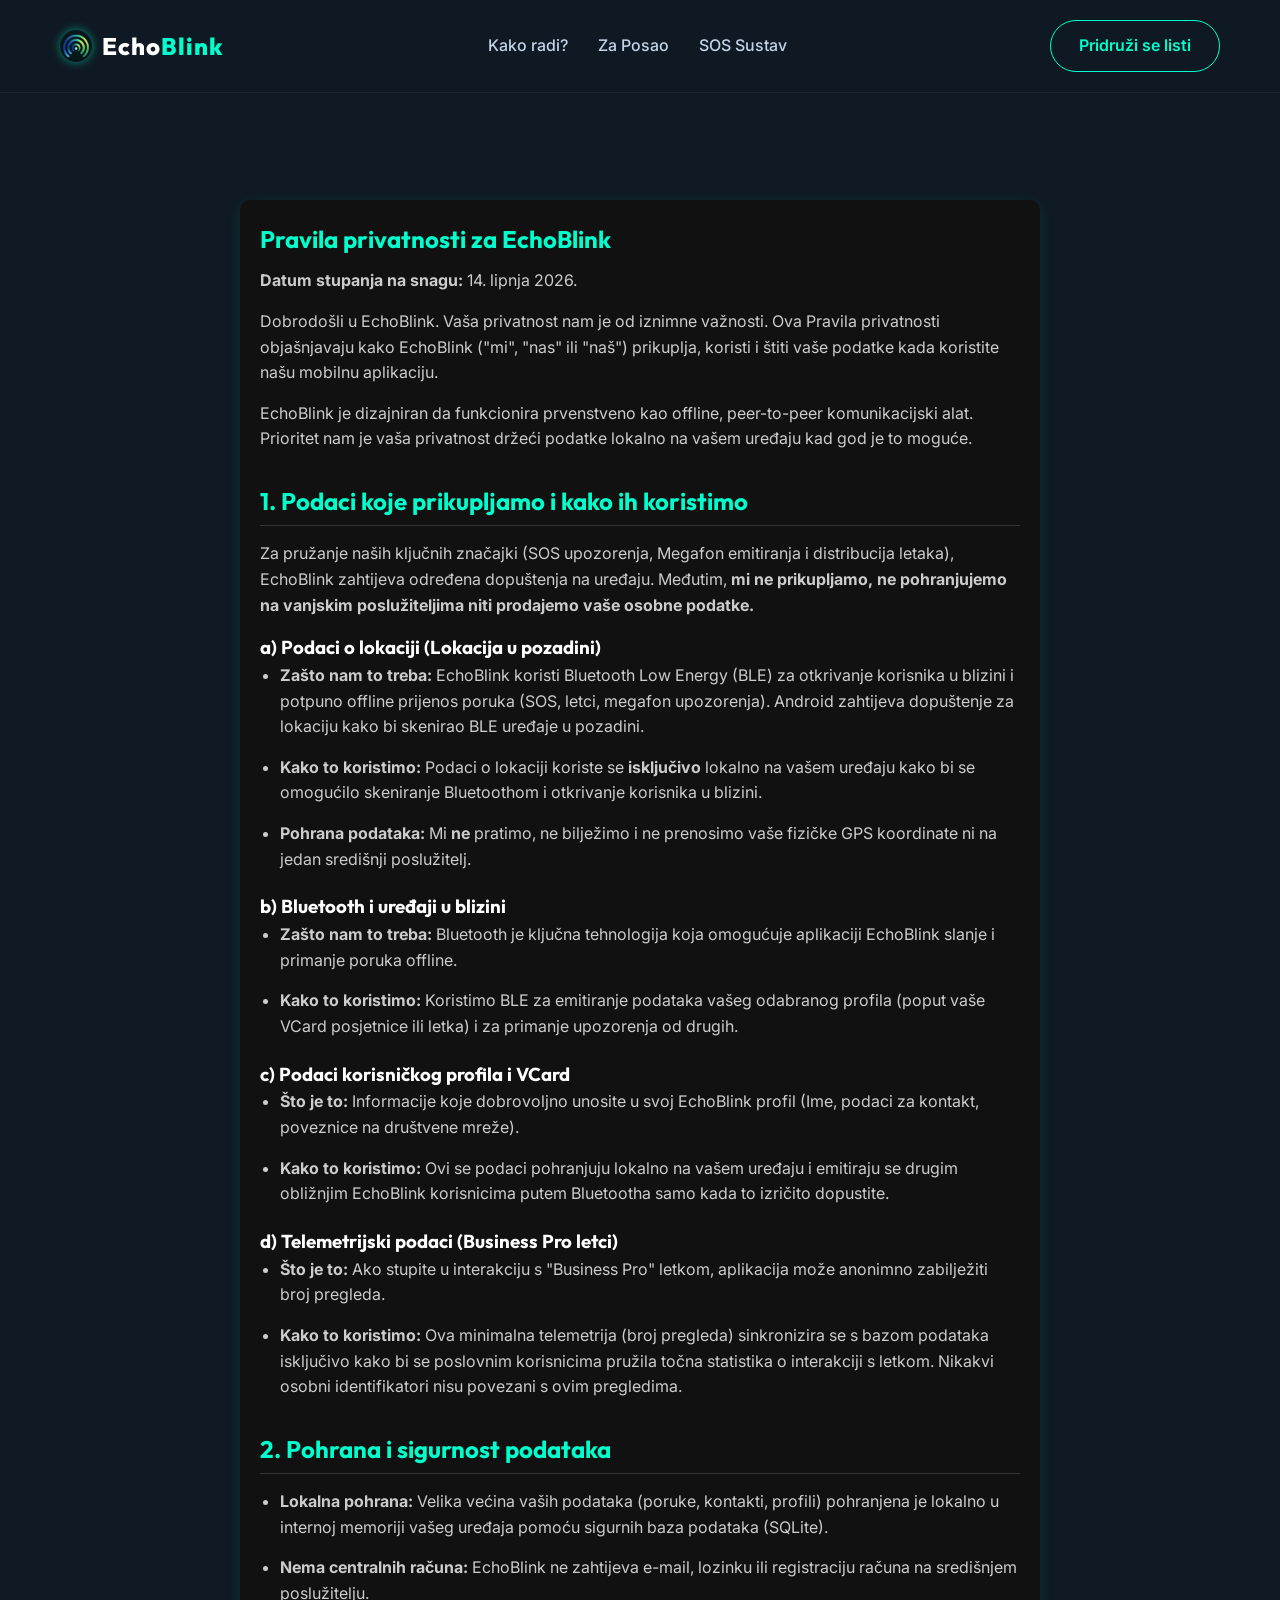
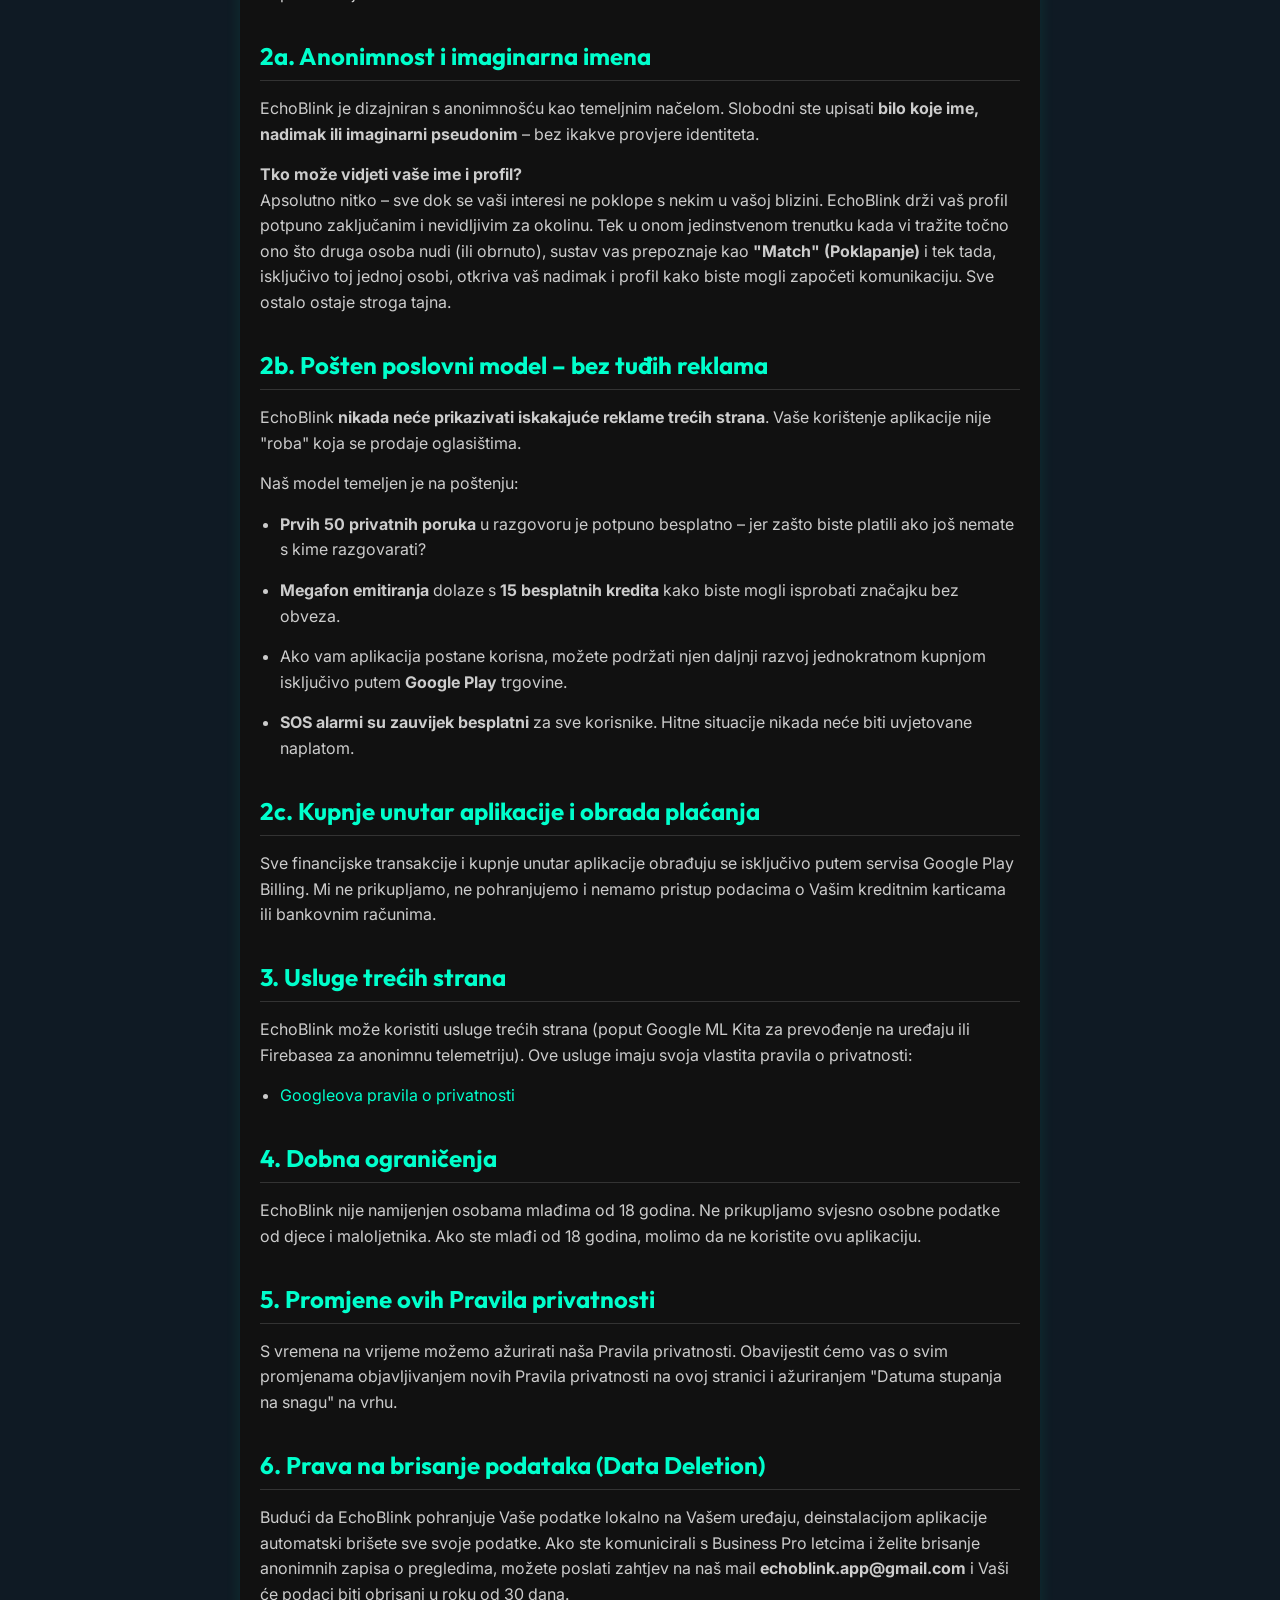
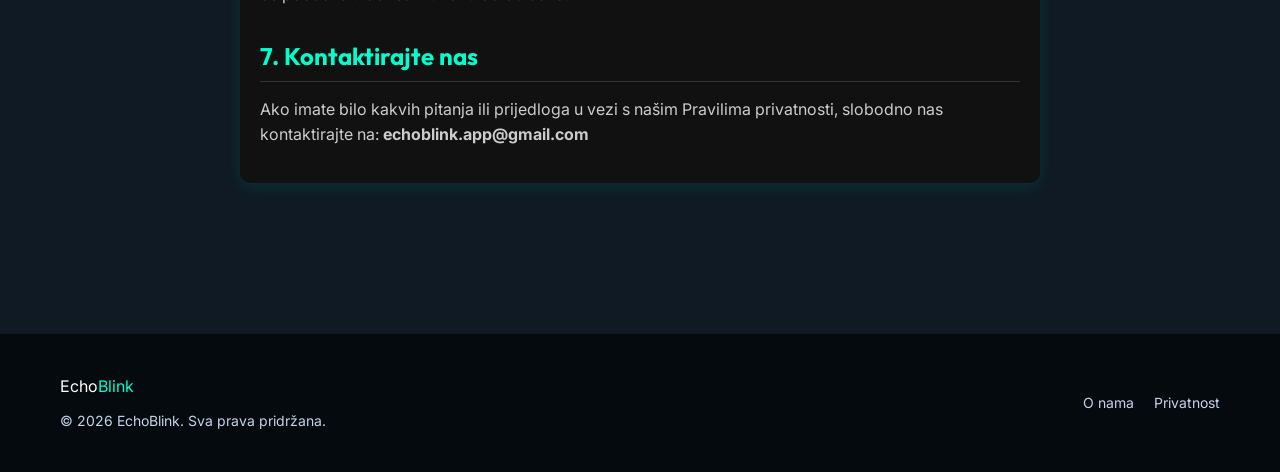
<file: privacy_hr.html>
<!DOCTYPE html>
<html lang="hr">
<head>
    <meta charset="UTF-8">
    <meta name="viewport" content="width=device-width, initial-scale=1.0">
    <title>EchoBlink | Pravila privatnosti</title>
    <meta name="description" content="EchoBlink Pravila privatnosti">
    <link rel="stylesheet" href="style.css?v=8">
    <!-- Google Fonts -->
    <link rel="preconnect" href="https://fonts.googleapis.com">
    <link rel="preconnect" href="https://fonts.gstatic.com" crossorigin>
    <link href="https://fonts.googleapis.com/css2?family=Outfit:wght@300;400;600;800&family=Inter:wght@400;500;700&display=swap" rel="stylesheet">
    <style>
        .privacy-container {
            max-width: 800px;
            margin: 100px auto 50px auto;
            padding: 20px;
            background: #111;
            border-radius: 10px;
            box-shadow: 0 4px 15px rgba(0,255,204,0.1);
        }
        .privacy-container h1, .privacy-container h2 {
            color: #00FFCC;
        }
        .privacy-container h1 { margin-bottom: 10px; }
        .privacy-container h2 { margin-top: 30px; margin-bottom: 15px; border-bottom: 1px solid #333; padding-bottom: 5px; }
        .privacy-container p, .privacy-container li {
            color: #ccc;
            line-height: 1.6;
            margin-bottom: 15px;
        }
        .privacy-container ul { margin-left: 20px; margin-bottom: 20px; }
    </style>
</head>
<body>

    <!-- NAVIGACIJA -->
    <nav class="navbar">
        <div class="container nav-container">
            <a href="hr.html" class="logo">
                <img src="logo.webp" alt="EchoBlink Logo" class="logo-img">
                <span class="logo-echo">Echo</span><span class="logo-blink">Blink</span>
            </a>
            <ul class="nav-links">
                <li><a href="hr.html#kako-radi">Kako radi?</a></li>
                <li><a href="hr.html#poslovanje">Za Posao</a></li>
                <li><a href="hr.html#sos">SOS Sustav</a></li>
            </ul>
            <div class="nav-right">
                <a href="hr.html#waitlist" class="btn btn-primary">Pridruži se listi</a>
            </div>
        </div>
    </nav>

    <!-- PRIVACY CONTENT -->
    <section class="privacy-section">
        <div class="container privacy-container">
            <h1>Pravila privatnosti za EchoBlink</h1>
            <p><strong>Datum stupanja na snagu:</strong> 14. lipnja 2026.</p>
            <p>Dobrodošli u EchoBlink. Vaša privatnost nam je od iznimne važnosti. Ova Pravila privatnosti objašnjavaju kako EchoBlink ("mi", "nas" ili "naš") prikuplja, koristi i štiti vaše podatke kada koristite našu mobilnu aplikaciju.</p>
            <p>EchoBlink je dizajniran da funkcionira prvenstveno kao offline, peer-to-peer komunikacijski alat. Prioritet nam je vaša privatnost držeći podatke lokalno na vašem uređaju kad god je to moguće.</p>

            <h2>1. Podaci koje prikupljamo i kako ih koristimo</h2>
            <p>Za pružanje naših ključnih značajki (SOS upozorenja, Megafon emitiranja i distribucija letaka), EchoBlink zahtijeva određena dopuštenja na uređaju. Međutim, <strong>mi ne prikupljamo, ne pohranjujemo na vanjskim poslužiteljima niti prodajemo vaše osobne podatke.</strong></p>

            <h3>a) Podaci o lokaciji (Lokacija u pozadini)</h3>
            <ul>
                <li><strong>Zašto nam to treba:</strong> EchoBlink koristi Bluetooth Low Energy (BLE) za otkrivanje korisnika u blizini i potpuno offline prijenos poruka (SOS, letci, megafon upozorenja). Android zahtijeva dopuštenje za lokaciju kako bi skenirao BLE uređaje u pozadini.</li>
                <li><strong>Kako to koristimo:</strong> Podaci o lokaciji koriste se <strong>isključivo</strong> lokalno na vašem uređaju kako bi se omogućilo skeniranje Bluetoothom i otkrivanje korisnika u blizini.</li>
                <li><strong>Pohrana podataka:</strong> Mi <strong>ne</strong> pratimo, ne bilježimo i ne prenosimo vaše fizičke GPS koordinate ni na jedan središnji poslužitelj.</li>
            </ul>

            <h3>b) Bluetooth i uređaji u blizini</h3>
            <ul>
                <li><strong>Zašto nam to treba:</strong> Bluetooth je ključna tehnologija koja omogućuje aplikaciji EchoBlink slanje i primanje poruka offline.</li>
                <li><strong>Kako to koristimo:</strong> Koristimo BLE za emitiranje podataka vašeg odabranog profila (poput vaše VCard posjetnice ili letka) i za primanje upozorenja od drugih.</li>
            </ul>

            <h3>c) Podaci korisničkog profila i VCard</h3>
            <ul>
                <li><strong>Što je to:</strong> Informacije koje dobrovoljno unosite u svoj EchoBlink profil (Ime, podaci za kontakt, poveznice na društvene mreže).</li>
                <li><strong>Kako to koristimo:</strong> Ovi se podaci pohranjuju lokalno na vašem uređaju i emitiraju se drugim obližnjim EchoBlink korisnicima putem Bluetootha samo kada to izričito dopustite.</li>
            </ul>

            <h3>d) Telemetrijski podaci (Business Pro letci)</h3>
            <ul>
                <li><strong>Što je to:</strong> Ako stupite u interakciju s "Business Pro" letkom, aplikacija može anonimno zabilježiti broj pregleda.</li>
                <li><strong>Kako to koristimo:</strong> Ova minimalna telemetrija (broj pregleda) sinkronizira se s bazom podataka isključivo kako bi se poslovnim korisnicima pružila točna statistika o interakciji s letkom. Nikakvi osobni identifikatori nisu povezani s ovim pregledima.</li>
            </ul>

            <h2>2. Pohrana i sigurnost podataka</h2>
            <ul>
                <li><strong>Lokalna pohrana:</strong> Velika većina vaših podataka (poruke, kontakti, profili) pohranjena je lokalno u internoj memoriji vašeg uređaja pomoću sigurnih baza podataka (SQLite).</li>
                <li><strong>Nema centralnih računa:</strong> EchoBlink ne zahtijeva e-mail, lozinku ili registraciju računa na središnjem poslužitelju.</li>
            </ul>

            <h2>2a. Anonimnost i imaginarna imena</h2>
            <p>EchoBlink je dizajniran s anonimnošću kao temeljnim načelom. Slobodni ste upisati <strong>bilo koje ime, nadimak ili imaginarni pseudonim</strong> &ndash; bez ikakve provjere identiteta.</p>
            <p><strong>Tko može vidjeti vaše ime i profil?</strong><br>
            Apsolutno nitko &ndash; sve dok se vaši interesi ne poklope s nekim u vašoj blizini. EchoBlink drži vaš profil potpuno zaključanim i nevidljivim za okolinu. Tek u onom jedinstvenom trenutku kada vi tražite točno ono što druga osoba nudi (ili obrnuto), sustav vas prepoznaje kao <strong>"Match" (Poklapanje)</strong> i tek tada, isključivo toj jednoj osobi, otkriva vaš nadimak i profil kako biste mogli započeti komunikaciju. Sve ostalo ostaje stroga tajna.</p>

            <h2>2b. Pošten poslovni model &ndash; bez tuđih reklama</h2>
            <p>EchoBlink <strong>nikada neće prikazivati iskakajuće reklame trećih strana</strong>. Vaše korištenje aplikacije nije "roba" koja se prodaje oglasištima.</p>
            <p>Naš model temeljen je na poštenju:</p>
            <ul>
                <li><strong>Prvih 50 privatnih poruka</strong> u razgovoru je potpuno besplatno &ndash; jer zašto biste platili ako još nemate s kime razgovarati?</li>
                <li><strong>Megafon emitiranja</strong> dolaze s <strong>15 besplatnih kredita</strong> kako biste mogli isprobati značajku bez obveza.</li>
                <li>Ako vam aplikacija postane korisna, možete podržati njen daljnji razvoj jednokratnom kupnjom isključivo putem <strong>Google Play</strong> trgovine.</li>
                <li><strong>SOS alarmi su zauvijek besplatni</strong> za sve korisnike. Hitne situacije nikada neće biti uvjetovane naplatom.</li>
            </ul>

            <h2>2c. Kupnje unutar aplikacije i obrada plaćanja</h2>
            <p>Sve financijske transakcije i kupnje unutar aplikacije obrađuju se isključivo putem servisa Google Play Billing. Mi ne prikupljamo, ne pohranjujemo i nemamo pristup podacima o Vašim kreditnim karticama ili bankovnim računima.</p>

            <h2>3. Usluge trećih strana</h2>
            <p>EchoBlink može koristiti usluge trećih strana (poput Google ML Kita za prevođenje na uređaju ili Firebasea za anonimnu telemetriju). Ove usluge imaju svoja vlastita pravila o privatnosti:</p>
            <ul>
                <li><a href="https://policies.google.com/privacy" target="_blank" style="color: #00FFCC;">Googleova pravila o privatnosti</a></li>
            </ul>

            <h2>4. Dobna ograničenja</h2>
            <p>EchoBlink nije namijenjen osobama mlađima od 18 godina. Ne prikupljamo svjesno osobne podatke od djece i maloljetnika. Ako ste mlađi od 18 godina, molimo da ne koristite ovu aplikaciju.</p>

            <h2>5. Promjene ovih Pravila privatnosti</h2>
            <p>S vremena na vrijeme možemo ažurirati naša Pravila privatnosti. Obavijestit ćemo vas o svim promjenama objavljivanjem novih Pravila privatnosti na ovoj stranici i ažuriranjem "Datuma stupanja na snagu" na vrhu.</p>

            <h2>6. Prava na brisanje podataka (Data Deletion)</h2>
            <p>Budući da EchoBlink pohranjuje Vaše podatke lokalno na Vašem uređaju, deinstalacijom aplikacije automatski brišete sve svoje podatke. Ako ste komunicirali s Business Pro letcima i želite brisanje anonimnih zapisa o pregledima, možete poslati zahtjev na naš mail <strong>echoblink.app@gmail.com</strong> i Vaši će podaci biti obrisani u roku od 30 dana.</p>

            <h2>7. Kontaktirajte nas</h2>
            <p>Ako imate bilo kakvih pitanja ili prijedloga u vezi s našim Pravilima privatnosti, slobodno nas kontaktirajte na: <strong>echoblink.app@gmail.com</strong></p>
        </div>
    </section>

    <footer class="footer">
        <div class="container footer-content">
            <div class="footer-logo">
                <span class="logo-echo">Echo</span><span class="logo-blink">Blink</span>
                <p class="copyright">© 2026 EchoBlink. Sva prava pridržana.</p>
            </div>
            <div class="footer-links">
                <a href="hr.html#kako-radi">O nama</a>
                <a href="privacy_hr.html">Privatnost</a>
            </div>
        </div>
    </footer>
</body>
</html>
</file>
<file: style.css>
/* ===== OSNOVNE POSTAVKE ===== */
:root {
    --bg-dark: #0F1A24;         /* Glavna tamno plava pozadina */
    --neon-cyan: #00FFCC;       /* EchoBlink Cijan boja (primarna) */
    --neon-blue: #00AAFF;       /* Sporedna plava */
    --text-main: #FFFFFF;
    --text-muted: #c4d4e8;      /* Svjetlija siva/plava za bolju čitljivost */
    --glass-bg: rgba(15, 26, 36, 0.6);
    --glass-border: rgba(0, 255, 204, 0.2);
}

* {
    margin: 0;
    padding: 0;
    box-sizing: border-box;
}

body {
    font-family: 'Inter', sans-serif;
    background-color: var(--bg-dark);
    color: var(--text-main);
    line-height: 1.6;
    overflow-x: hidden;
}

h1, h2, h3, h4 {
    font-family: 'Outfit', sans-serif;
}

a {
    text-decoration: none;
    color: inherit;
}

.container {
    max-width: 1200px;
    margin: 0 auto;
    padding: 0 20px;
}

/* ===== NAVIGACIJA ===== */
.navbar {
    position: fixed;
    top: 0;
    left: 0;
    width: 100%;
    padding: 20px 0;
    z-index: 100;
    background: var(--glass-bg);
    backdrop-filter: blur(10px);
    border-bottom: 1px solid rgba(255, 255, 255, 0.05);
}

.nav-container {
    display: flex;
    justify-content: space-between;
    align-items: center;
}

.logo {
    font-size: 24px;
    font-weight: 800;
    font-family: 'Outfit', sans-serif;
    letter-spacing: 1px;
    display: flex;
    align-items: center;
}

.logo-img {
    width: 32px;
    height: 32px;
    border-radius: 50%;
    box-shadow: 0 0 10px rgba(0, 255, 204, 0.5);
    margin-right: 10px;
}

.logo-echo { color: var(--text-main); }
.logo-blink { color: var(--neon-cyan); }

.nav-links {
    display: flex;
    list-style: none;
    gap: 30px;
}

.nav-links a {
    color: var(--text-muted);
    font-weight: 500;
    transition: color 0.3s;
}

.nav-links a:hover {
    color: var(--neon-cyan);
}

.lang-switcher {
    display: flex;
    align-items: center;
    gap: 8px;
    margin-left: 10px;
    padding-left: 20px;
    border-left: 1px solid rgba(255, 255, 255, 0.2);
    color: var(--text-muted);
}

.lang-switcher a {
    color: var(--text-muted);
    text-decoration: none;
    font-weight: 500;
}

.lang-switcher a.active {
    color: #FFF;
    font-weight: 700;
}

.nav-right {
    display: flex;
    align-items: center;
    gap: 15px;
}

/* ===== GUMBI ===== */
.btn {
    display: inline-block;
    padding: 12px 28px;
    border-radius: 30px;
    font-weight: 600;
    transition: all 0.3s ease;
    cursor: pointer;
}

.btn-primary {
    background-color: transparent;
    color: var(--neon-cyan);
    border: 1px solid var(--neon-cyan);
}

.btn-primary:hover {
    background-color: rgba(0, 255, 204, 0.1);
    box-shadow: 0 0 15px rgba(0, 255, 204, 0.4);
}

.btn-glow {
    background: linear-gradient(90deg, #00FFCC, #00AAFF);
    color: #0F1A24;
    border: none;
    box-shadow: 0 0 20px rgba(0, 255, 204, 0.5);
}

.btn-glow:hover {
    box-shadow: 0 0 30px rgba(0, 255, 204, 0.8);
    transform: translateY(-2px);
}

.btn-outline {
    background-color: transparent;
    color: var(--text-main);
    border: 1px solid rgba(255, 255, 255, 0.2);
}

.btn-outline:hover {
    border-color: var(--text-main);
}

/* ===== HERO SEKCIJA ===== */
.hero {
    position: relative;
    min-height: 100vh;
    display: flex;
    align-items: center;
    padding-top: 80px;
    overflow: hidden;
}

.hero-content {
    display: flex;
    align-items: center;
    justify-content: space-between;
    gap: 50px;
    z-index: 2;
    position: relative;
}

.hero-text {
    flex: 1;
    max-width: 600px;
}

.badge {
    display: inline-block;
    padding: 6px 16px;
    background: rgba(0, 255, 204, 0.1);
    border: 1px solid rgba(0, 255, 204, 0.3);
    color: var(--neon-cyan);
    border-radius: 20px;
    font-size: 14px;
    font-weight: 600;
    margin-bottom: 24px;
}

.hero h1 {
    font-size: 56px;
    line-height: 1.1;
    margin-bottom: 24px;
}

.highlight {
    color: var(--neon-cyan);
    text-shadow: 0 0 20px rgba(0, 255, 204, 0.3);
}

.hero p {
    font-size: 18px;
    color: var(--text-muted);
    margin-bottom: 40px;
}

.hero-buttons {
    display: flex;
    gap: 20px;
}

/* ===== HERO MOCKUP (Mobitel) ===== */
.hero-mockup {
    flex: 1;
    display: flex;
    justify-content: center;
    perspective: 1000px;
}

.phone-frame {
    width: 300px;
    height: 600px;
    background: #111;
    border-radius: 40px;
    border: 8px solid #222;
    box-shadow: 0 20px 50px rgba(0,0,0,0.5), 0 0 40px rgba(0, 255, 204, 0.1);
    position: relative;
    overflow: hidden;
    transform: rotateY(-15deg) rotateX(5deg);
    transition: transform 0.5s ease;
}

.phone-frame:hover {
    transform: rotateY(-5deg) rotateX(2deg);
}

.phone-screen {
    width: 100%;
    height: 100%;
    background: var(--bg-dark);
    position: relative;
}

.mockup-radar {
    position: absolute;
    top: 50%;
    left: 50%;
    transform: translate(-50%, -50%);
    width: 250px;
    height: 250px;
    border-radius: 50%;
    border: 1px dashed rgba(0, 255, 204, 0.3);
}

.mockup-center {
    position: absolute;
    top: 50%;
    left: 50%;
    transform: translate(-50%, -50%);
    background: var(--neon-cyan);
    color: #000;
    padding: 8px;
    border-radius: 50%;
    font-size: 10px;
    font-weight: bold;
    box-shadow: 0 0 15px var(--neon-cyan);
}

.mockup-match {
    position: absolute;
    background: rgba(15, 26, 36, 0.9);
    border: 1px solid var(--neon-cyan);
    color: var(--neon-cyan);
    padding: 6px 12px;
    border-radius: 20px;
    font-size: 12px;
    white-space: nowrap;
    animation: float 3s ease-in-out infinite;
}

@keyframes float {
    0% { transform: translateY(0px); }
    50% { transform: translateY(-10px); }
    100% { transform: translateY(0px); }
}

/* ===== RADAR POZADINSKA ANIMACIJA ===== */
.radar-container {
    position: relative;
    width: 500px;
    height: 500px;
    z-index: 0;
    pointer-events: none;
    flex-shrink: 0;
}

.radar-wave {
    position: absolute;
    top: 50%;
    left: 50%;
    transform: translate(-50%, -50%);
    border-radius: 50%;
    border: 2.5px solid rgba(0, 255, 204, 0.5); /* Malo smanjena boja */
}

.wave-expand {
    animation: radarExpand 3s infinite linear;
}

.wave-shrink {
    animation: radarShrink 3s infinite linear;
}

.radar-person {
    position: absolute;
    font-size: 50px;
    width: 60px;
    height: 60px;
    display: flex;
    justify-content: center;
    align-items: center;
    z-index: 2;
    animation: floatOrbit 6s infinite ease-in-out alternate;
    filter: drop-shadow(0 0 10px rgba(0, 0, 0, 0.5));
}

.rp-1 { top: 25%; left: 25%; animation-delay: 0s; }
.rp-2 { top: 65%; left: 25%; animation-delay: 1s; }
.rp-3 { top: 25%; right: 25%; animation-delay: 2s; }
.rp-4 { top: 70%; right: 25%; animation-delay: 3s; }

@keyframes floatOrbit {
    0% { transform: translate(0, 0) scale(0.9); }
    100% { transform: translate(15px, -15px) scale(1.1); }
}

@keyframes radarExpand {
    0% { width: 0; height: 0; opacity: 1; }
    100% { width: 100%; height: 100%; opacity: 0; }
}

@keyframes radarShrink {
    0% { width: 100%; height: 100%; opacity: 0; }
    10% { opacity: 1; }
    100% { width: 0; height: 0; opacity: 1; }
}

/* ===== SEKCIJE OPĆENITO ===== */
section {
    padding: 100px 0;
    position: relative;
    z-index: 2;
}

.section-header {
    text-align: center;
    margin-bottom: 60px;
}

.section-header h2 {
    font-size: 42px;
    margin-bottom: 16px;
}

.section-header p {
    font-size: 18px;
    color: var(--text-muted);
    max-width: 600px;
    margin: 0 auto;
}

/* ===== ZNAČAJKE (Features) ===== */
.features {
    background-color: rgba(15, 26, 36, 0.95);
    border-top: 1px solid rgba(255, 255, 255, 0.05);
}

.features-grid {
    display: grid;
    grid-template-columns: repeat(auto-fit, minmax(300px, 1fr));
    gap: 30px;
}

.feature-card {
    background: var(--glass-bg);
    border: 1px solid rgba(255, 255, 255, 0.05);
    border-radius: 20px;
    padding: 40px 30px;
    text-align: center;
    transition: transform 0.3s, box-shadow 0.3s;
    position: relative;
    overflow: hidden;
}

.feature-card::before {
    content: '';
    position: absolute;
    top: 0;
    left: 0;
    width: 100%;
    height: 4px;
    background: var(--neon-cyan);
    transform: scaleX(0);
    transform-origin: left;
    transition: transform 0.4s ease;
}

.feature-card:hover {
    transform: translateY(-10px);
    box-shadow: 0 15px 30px rgba(0, 0, 0, 0.3);
    border-color: rgba(0, 255, 204, 0.2);
}

.feature-card:hover::before {
    transform: scaleX(1);
}

.feature-icon {
    font-size: 48px;
    margin-bottom: 20px;
    display: inline-block;
    filter: drop-shadow(0 0 10px rgba(0, 255, 204, 0.3));
}

.feature-card h3 {
    font-size: 24px;
    margin-bottom: 16px;
    color: var(--text-main);
}

.feature-card p {
    color: var(--text-muted);
    font-size: 15px;
}

.wave-1 { width: 0; height: 0; animation-delay: 0s; }
.wave-2 { width: 0; height: 0; animation-delay: 1.3s; }
.wave-3 { width: 0; height: 0; animation-delay: 2.6s; }

@keyframes radarExpand {
    0% { width: 0; height: 0; opacity: 1; }
    100% { width: 100%; height: 100%; opacity: 0; }
}

/* ===== RESPONSIVE ===== */
@media (max-width: 992px) {
    .hero-content {
        flex-direction: column;
        text-align: center;
        padding-top: 60px;
    }
    
    .hero-text {
        max-width: 100%;
        margin-bottom: 40px;
    }
    
    .radar-container {
        width: 100%;
        max-width: 350px;
        height: 350px;
        margin: 0 auto;
    }
    
    .hero-buttons {
        justify-content: center;
    }
    
    .nav-links, .nav-container .btn-primary {
        display: none; /* Sakrivamo linkove i gumb na mobitelu */
    }
    
    .lang-switcher {
        border-left: none;
        padding-left: 0;
        margin-left: 0;
    }
    
    .radar-container {
        top: auto;
        bottom: 50px;
        right: 50%;
        transform: translate(50%, 0);
    }
}

/* ===== VIZIJA SEKCIJA ===== */
.vision-section {
    padding: 80px 0;
    background: linear-gradient(180deg, var(--bg-dark) 0%, rgba(0, 255, 204, 0.03) 100%);
}

.vision-grid {
    display: grid;
    grid-template-columns: repeat(auto-fit, minmax(280px, 1fr));
    gap: 30px;
    margin-top: 50px;
}

.vision-card {
    background: rgba(255, 255, 255, 0.02);
    border: 1px solid rgba(255, 255, 255, 0.05);
    border-radius: 20px;
    padding: 30px;
    transition: transform 0.3s, border-color 0.3s, box-shadow 0.3s;
}

.vision-card:hover {
    transform: translateY(-5px);
    border-color: var(--neon-cyan);
    box-shadow: 0 10px 30px rgba(0, 255, 204, 0.1);
}

.vision-icon {
    font-size: 40px;
    margin-bottom: 20px;
}

.vision-card h3 {
    font-size: 20px;
    margin-bottom: 15px;
    color: var(--text-main);
}

.vision-card p {
    color: var(--text-muted);
    font-size: 15px;
    line-height: 1.6;
}

/* ===== POSLOVANJE (Business) ===== */
.business-section {
    background: linear-gradient(180deg, var(--bg-dark) 0%, #0a1118 100%);
}

.business-container {
    display: flex;
    align-items: center;
    justify-content: space-between;
    gap: 60px;
}

.business-text {
    flex: 1;
}

.badge-gold {
    background: rgba(255, 215, 0, 0.1);
    border: 1px solid rgba(255, 215, 0, 0.3);
    color: #FFD700;
}

.business-text h2 {
    font-size: 42px;
    margin-bottom: 20px;
}

.business-text p {
    color: var(--text-muted);
    font-size: 18px;
    margin-bottom: 30px;
}

.business-list {
    list-style: none;
    margin-bottom: 40px;
}

.business-list li {
    margin-bottom: 15px;
    font-size: 16px;
    display: flex;
    align-items: flex-start;
    gap: 10px;
}

.icon-check {
    color: var(--neon-cyan);
    font-weight: bold;
}

/* Viralna Animacija */
.business-animation {
    flex: 1;
    position: relative;
    height: 400px;
    background: var(--glass-bg);
    border: 1px solid rgba(255, 255, 255, 0.05);
    border-radius: 20px;
    overflow: hidden;
}

.shop-node, .person-node {
    position: absolute;
    display: flex;
    flex-direction: column;
    align-items: center;
    z-index: 5;
}

.shop-node {
    top: 50%;
    left: 5%;
    transform: translateY(-50%);
}

.person-1 {
    top: 50%;
    left: 45%;
    transform: translateY(-50%);
}

.person-2 {
    top: 15%;
    right: 5%;
}

.person-3 {
    bottom: 15%;
    right: 5%;
}

.shop-icon, .person-icon {
    font-size: 50px;
    background: rgba(0,0,0,0.5);
    width: 80px;
    height: 80px;
    display: flex;
    justify-content: center;
    align-items: center;
    border-radius: 50%;
    border: 2px solid var(--neon-cyan);
    box-shadow: 0 0 15px rgba(0, 255, 204, 0.3);
    margin-bottom: 10px;
}

.shop-icon {
    border-color: #FFD700;
    box-shadow: 0 0 15px rgba(255, 215, 0, 0.3);
}

.node-label {
    font-weight: 600;
    font-size: 14px;
    background: #000;
    padding: 4px 12px;
    border-radius: 10px;
}

/* Animacija letaka */
.flying-flyer {
    position: absolute;
    background: #FFD700;
    color: #000;
    font-weight: bold;
    padding: 5px 10px;
    border-radius: 8px;
    font-size: 12px;
    white-space: nowrap;
    opacity: 0;
    z-index: 4;
}

.flyer-1 {
    animation: flyToPerson1 4s infinite linear;
}

.flyer-2 {
    animation: flyToPerson2 4s infinite linear;
    animation-delay: 2s;
}

.flyer-3 {
    animation: flyToPerson3 4s infinite linear;
    animation-delay: 2s;
}

@keyframes flyToPerson1 {
    0% { top: 40px; left: 80px; opacity: 0; transform: scale(0.5); }
    10% { opacity: 1; transform: scale(1); }
    40% { top: 40px; left: 160px; opacity: 1; transform: scale(1); }
    50% { top: 40px; left: 190px; opacity: 0; transform: scale(0.5); }
    100% { opacity: 0; }
}

@keyframes flyToPerson2 {
    0% { top: 40px; left: 80px; opacity: 0; transform: scale(0.5); }
    10% { opacity: 1; transform: scale(1); }
    40% { top: -60px; left: 180px; opacity: 1; transform: scale(1); }
    50% { top: -90px; left: 200px; opacity: 0; transform: scale(0.5); }
    100% { opacity: 0; }
}

@keyframes flyToPerson3 {
    0% { top: 40px; left: 80px; opacity: 0; transform: scale(0.5); }
    10% { opacity: 1; transform: scale(1); }
    40% { top: 140px; left: 180px; opacity: 1; transform: scale(1); }
    50% { top: 170px; left: 200px; opacity: 0; transform: scale(0.5); }
    100% { opacity: 0; }
}

@media (max-width: 992px) {
    .business-container {
        flex-direction: column;
    }
    .business-animation {
        width: 100%;
        margin-top: 40px;
    }
}

@media (max-width: 600px) {
    .business-animation {
        flex: none;
        width: 100%;
        min-height: 500px;
        height: 500px;
        margin-top: 20px;
        border: none;
        background: transparent;
    }
    
    .shop-node {
        top: 5%;
        left: 50%;
        transform: translateX(-50%);
    }

    .person-1 {
        top: 40%;
        left: 50%;
        transform: translateX(-50%);
    }

    .person-2 {
        top: 75%;
        right: 0;
    }

    .person-3 {
        top: 75%;
        left: 0;
        bottom: auto;
        right: auto;
    }

    .flyer-1 { animation: flyToPerson1_mobile 4s infinite linear; }
    .flyer-2 { animation: flyToPerson2_mobile 4s infinite linear; animation-delay: 2s; }
    .flyer-3 { animation: flyToPerson3_mobile 4s infinite linear; animation-delay: 2s; }
}

@keyframes flyToPerson1_mobile {
    0% { top: 60px; left: 40px; opacity: 0; transform: scale(0.5) translateX(-50%); }
    10% { opacity: 1; transform: scale(1) translateX(-50%); }
    40% { top: 140px; left: 40px; opacity: 1; transform: scale(1) translateX(-50%); }
    50% { top: 160px; left: 40px; opacity: 0; transform: scale(0.5) translateX(-50%); }
    100% { opacity: 0; }
}

@keyframes flyToPerson2_mobile {
    0% { top: 60px; left: 40px; opacity: 0; transform: scale(0.5) translateX(-50%); }
    10% { opacity: 1; transform: scale(1) translateX(-50%); }
    40% { top: 140px; left: 90px; opacity: 1; transform: scale(1) translateX(-50%); }
    50% { top: 160px; left: 100px; opacity: 0; transform: scale(0.5) translateX(-50%); }
    100% { opacity: 0; }
}

@keyframes flyToPerson3_mobile {
    0% { top: 60px; left: 40px; opacity: 0; transform: scale(0.5) translateX(-50%); }
    10% { opacity: 1; transform: scale(1) translateX(-50%); }
    40% { top: 140px; left: -10px; opacity: 1; transform: scale(1) translateX(-50%); }
    50% { top: 160px; left: -20px; opacity: 0; transform: scale(0.5) translateX(-50%); }
    100% { opacity: 0; }
}

/* ===== SOS SEKCIJA ===== */
.sos-section {
    background-color: #0A0F14;
    text-align: center;
    border-top: 1px solid rgba(255, 0, 0, 0.1);
    border-bottom: 1px solid rgba(255, 0, 0, 0.1);
}

.sos-container {
    max-width: 800px;
}

.sos-icon {
    font-size: 64px;
    margin-bottom: 20px;
    animation: pulseRed 2s infinite;
}

@keyframes pulseRed {
    0% { transform: scale(1); filter: drop-shadow(0 0 10px rgba(255,0,0,0)); }
    50% { transform: scale(1.1); filter: drop-shadow(0 0 30px rgba(255,0,0,0.8)); }
    100% { transform: scale(1); filter: drop-shadow(0 0 10px rgba(255,0,0,0)); }
}

.sos-text h2 {
    color: #FF4444;
    font-size: 36px;
    margin-bottom: 20px;
}

.sos-text p {
    font-size: 18px;
    color: var(--text-muted);
}

/* ===== WAITLIST SEKCIJA ===== */
.waitlist-section {
    text-align: center;
    background: url('data:image/svg+xml;utf8,<svg width="100%" height="100%" xmlns="http://www.w3.org/2000/svg"><defs><pattern id="grid" width="40" height="40" patternUnits="userSpaceOnUse"><path d="M 40 0 L 0 0 0 40" fill="none" stroke="rgba(0, 255, 204, 0.05)" stroke-width="1"/></pattern></defs><rect width="100%" height="100%" fill="url(%23grid)" /></svg>');
    background-color: var(--bg-dark);
}

.waitlist-section h2 {
    font-size: 42px;
    margin-bottom: 16px;
}

.waitlist-section p {
    font-size: 18px;
    color: var(--text-muted);
    max-width: 600px;
    margin: 0 auto 40px auto;
}

.waitlist-form {
    display: flex;
    justify-content: center;
    gap: 15px;
    max-width: 500px;
    margin: 0 auto;
}

.email-input {
    flex: 1;
    padding: 15px 25px;
    border-radius: 30px;
    border: 1px solid rgba(255,255,255,0.2);
    background: rgba(0,0,0,0.3);
    color: #FFF;
    font-size: 16px;
    outline: none;
    transition: border-color 0.3s;
}

.email-input:focus {
    border-color: var(--neon-cyan);
}

@media (max-width: 600px) {
    .waitlist-form {
        flex-direction: column;
    }
}

/* ===== FOOTER ===== */
.footer {
    background-color: #050A0F;
    padding: 40px 0;
    border-top: 1px solid rgba(255, 255, 255, 0.05);
}

.footer-content {
    display: flex;
    justify-content: space-between;
    align-items: center;
    flex-wrap: wrap;
    gap: 20px;
}

.footer-logo p {
    color: var(--text-muted);
    font-size: 14px;
    margin-top: 10px;
}

.footer-links {
    display: flex;
    gap: 20px;
}

.footer-links a {
    color: var(--text-muted);
    font-size: 14px;
    transition: color 0.3s;
}

.footer-links a:hover {
    color: var(--neon-cyan);
}
</file>
